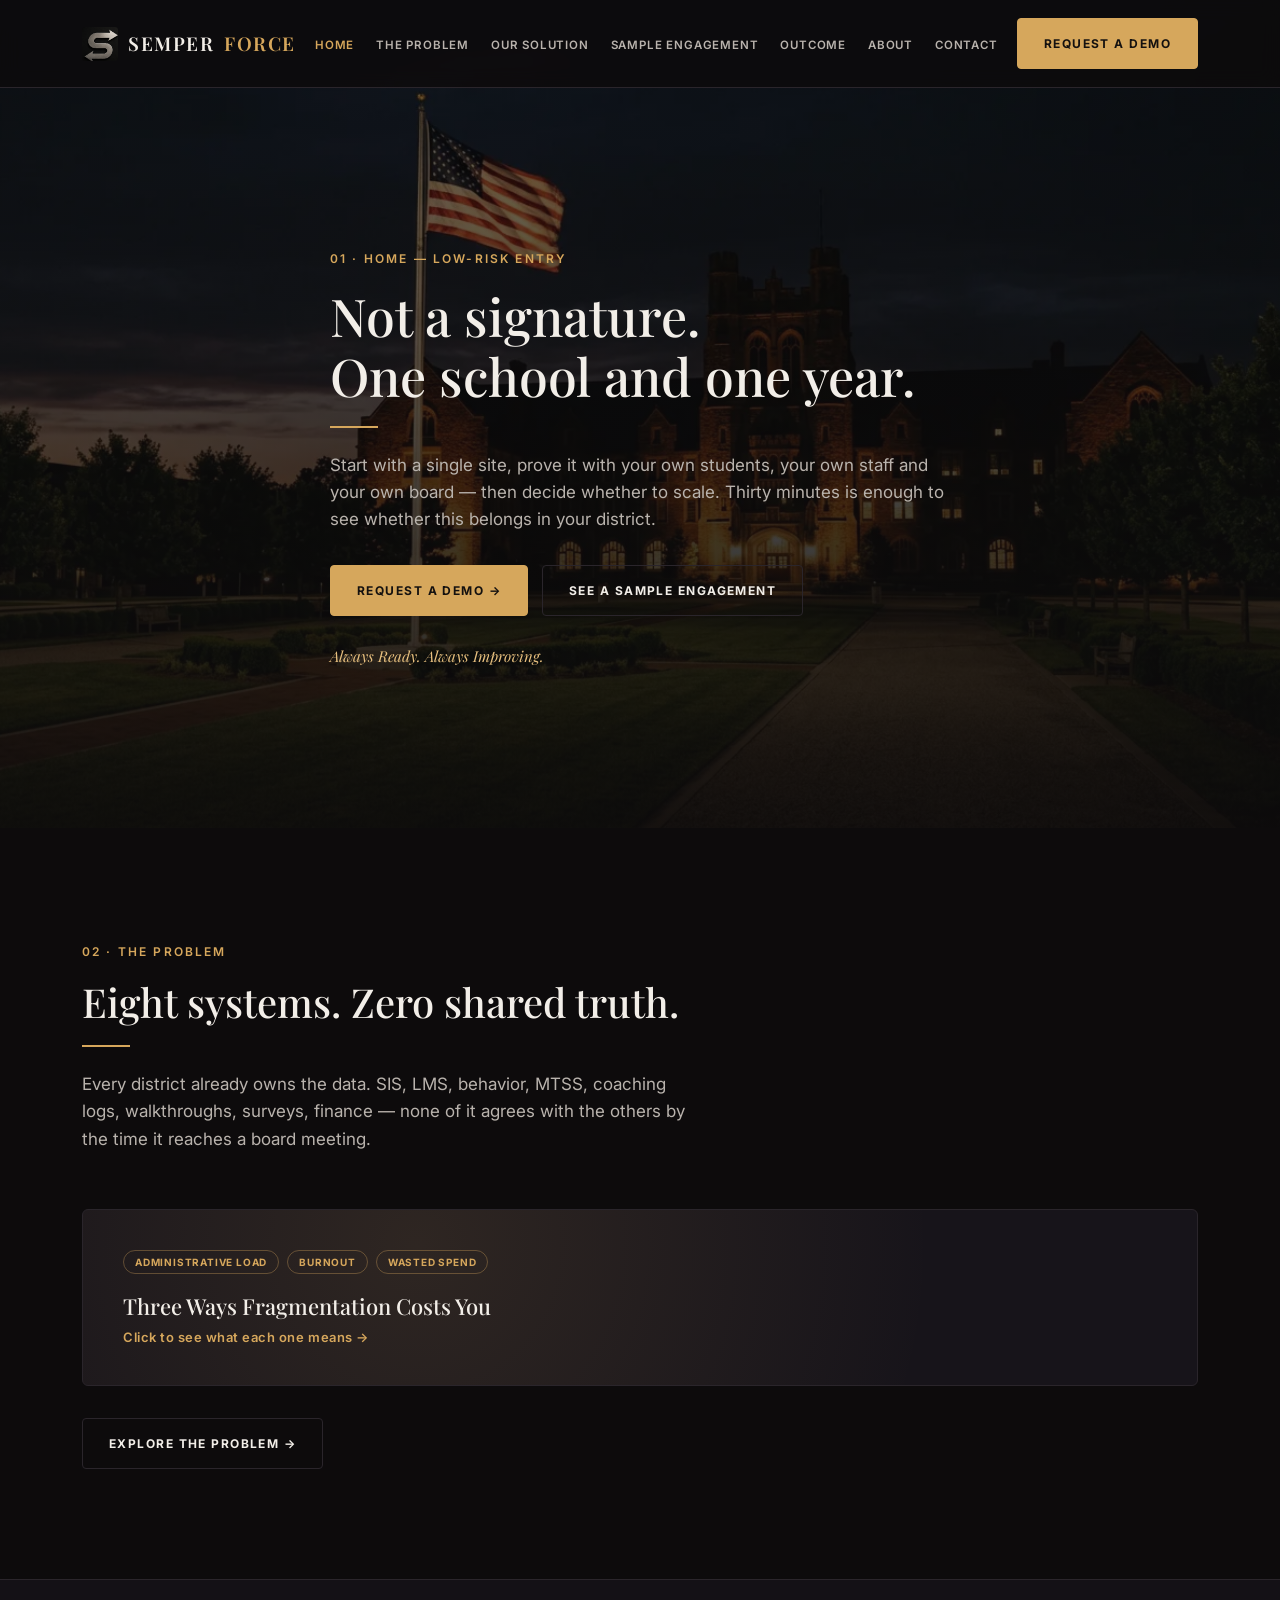
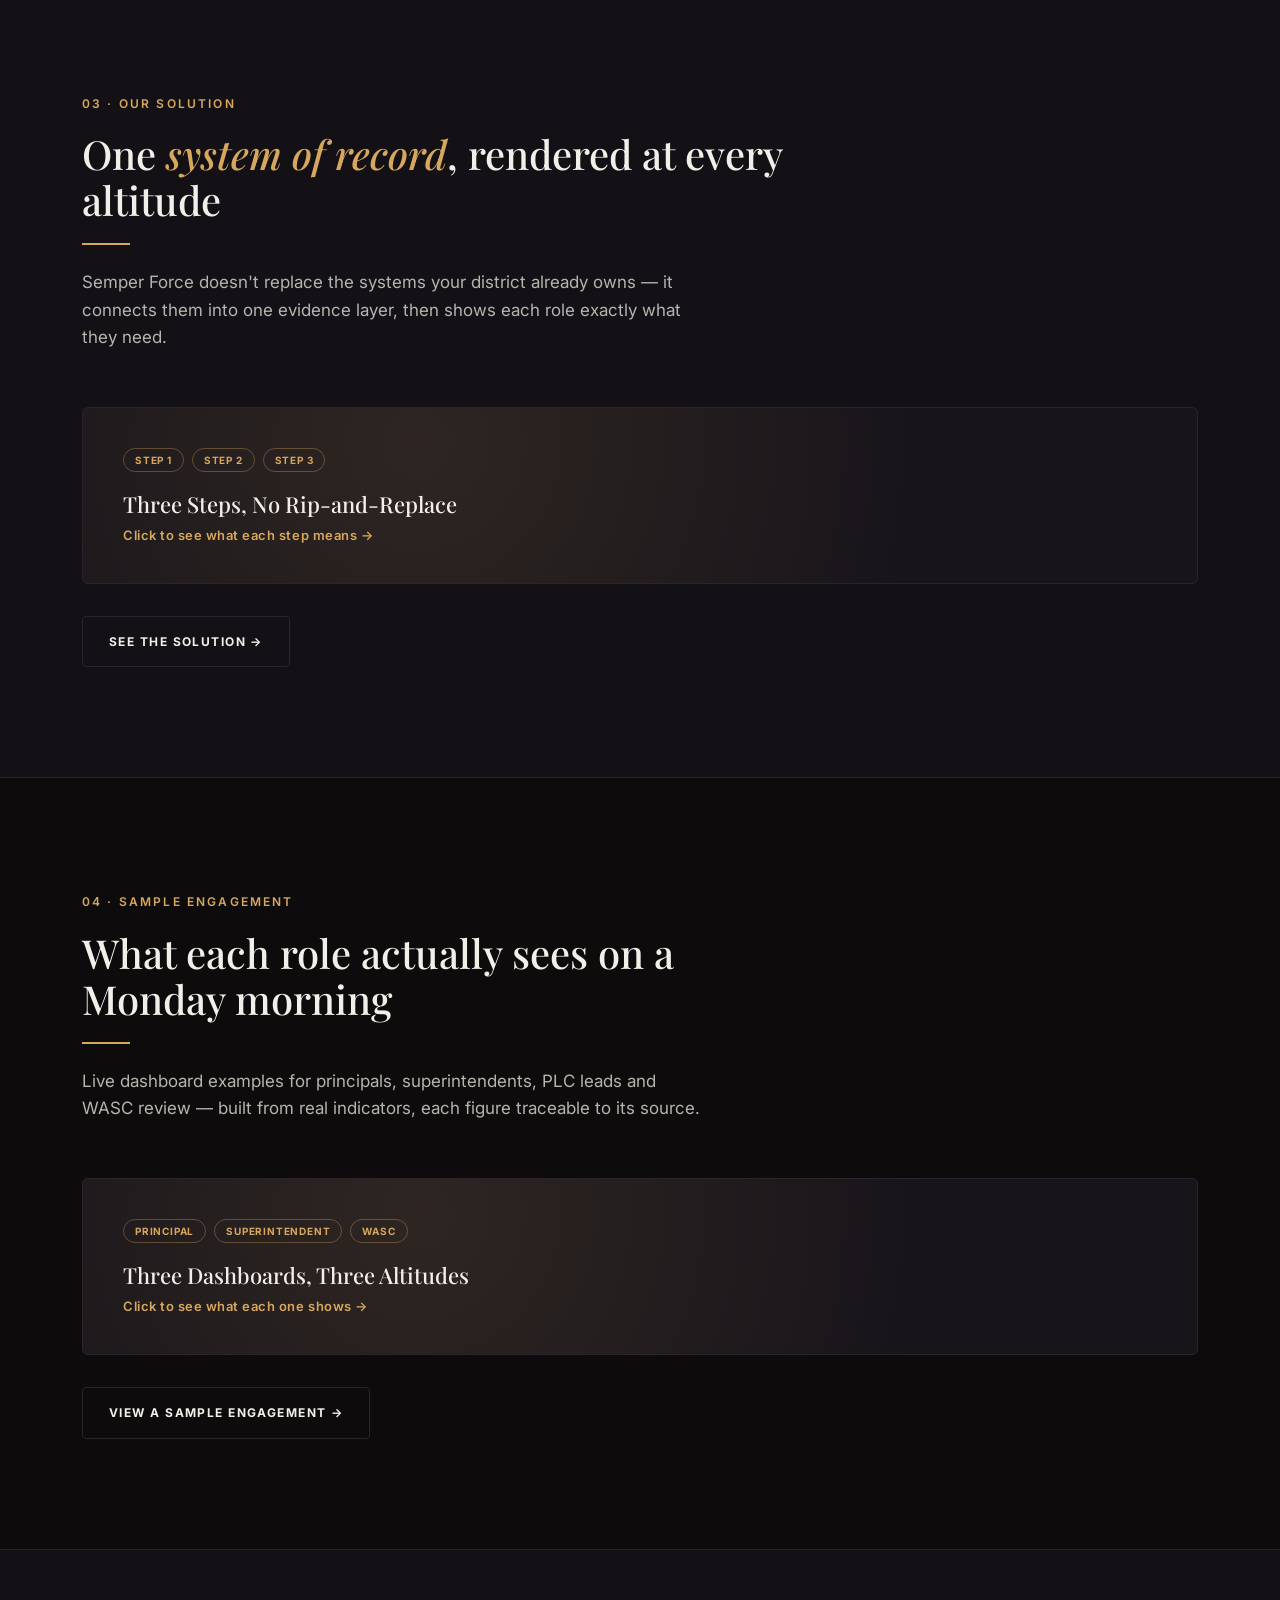
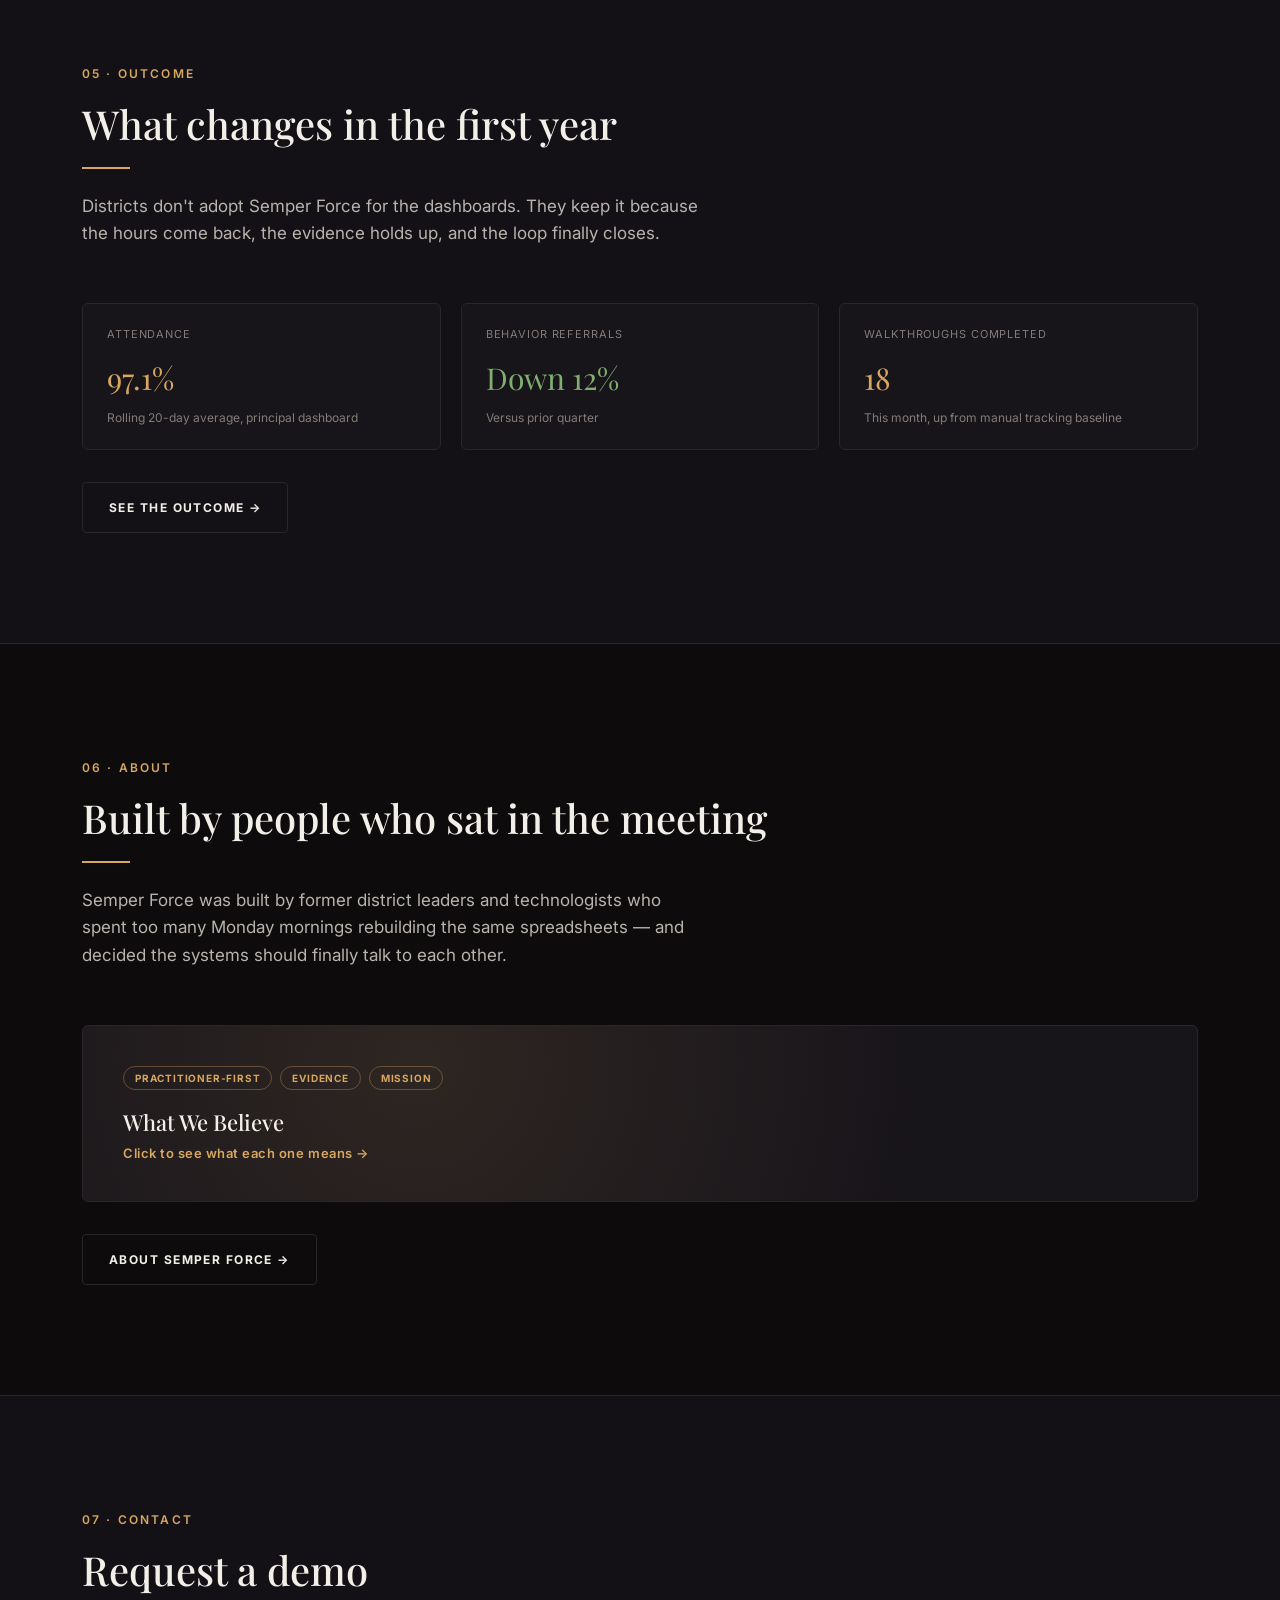
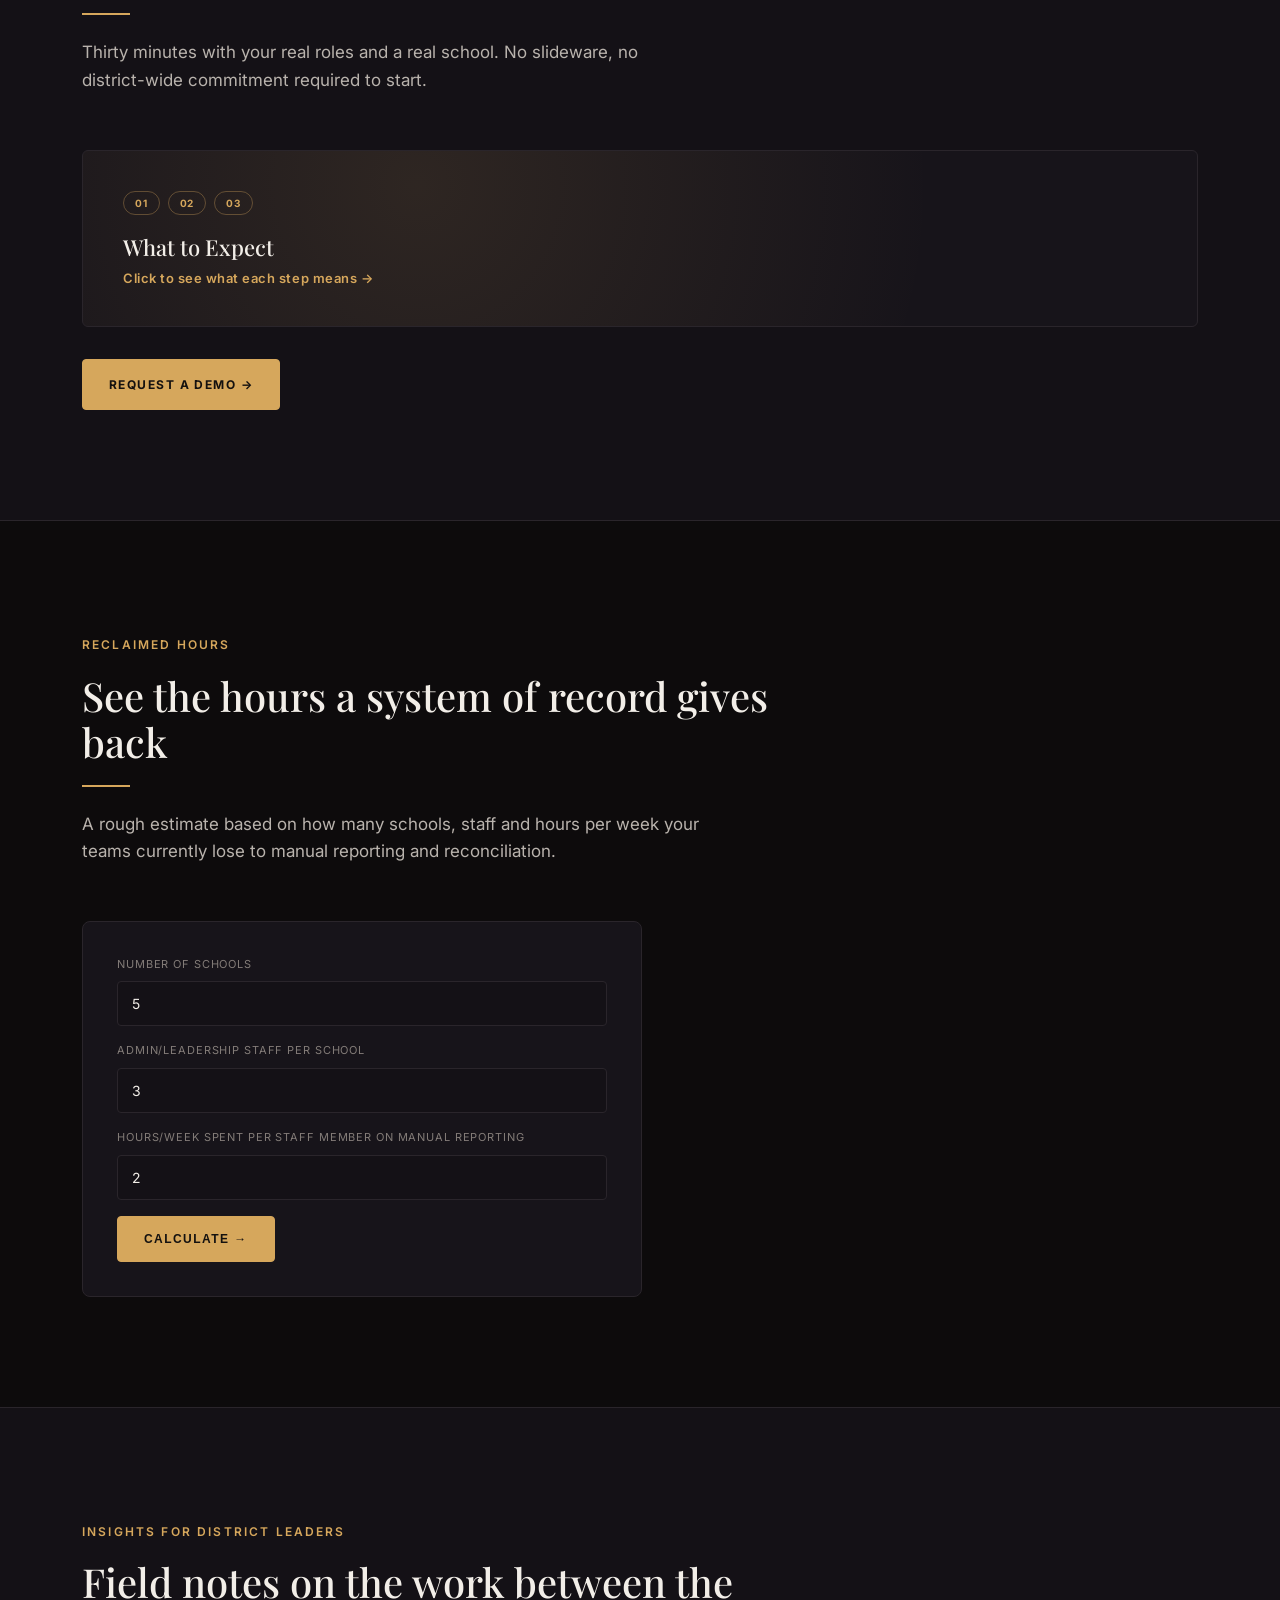
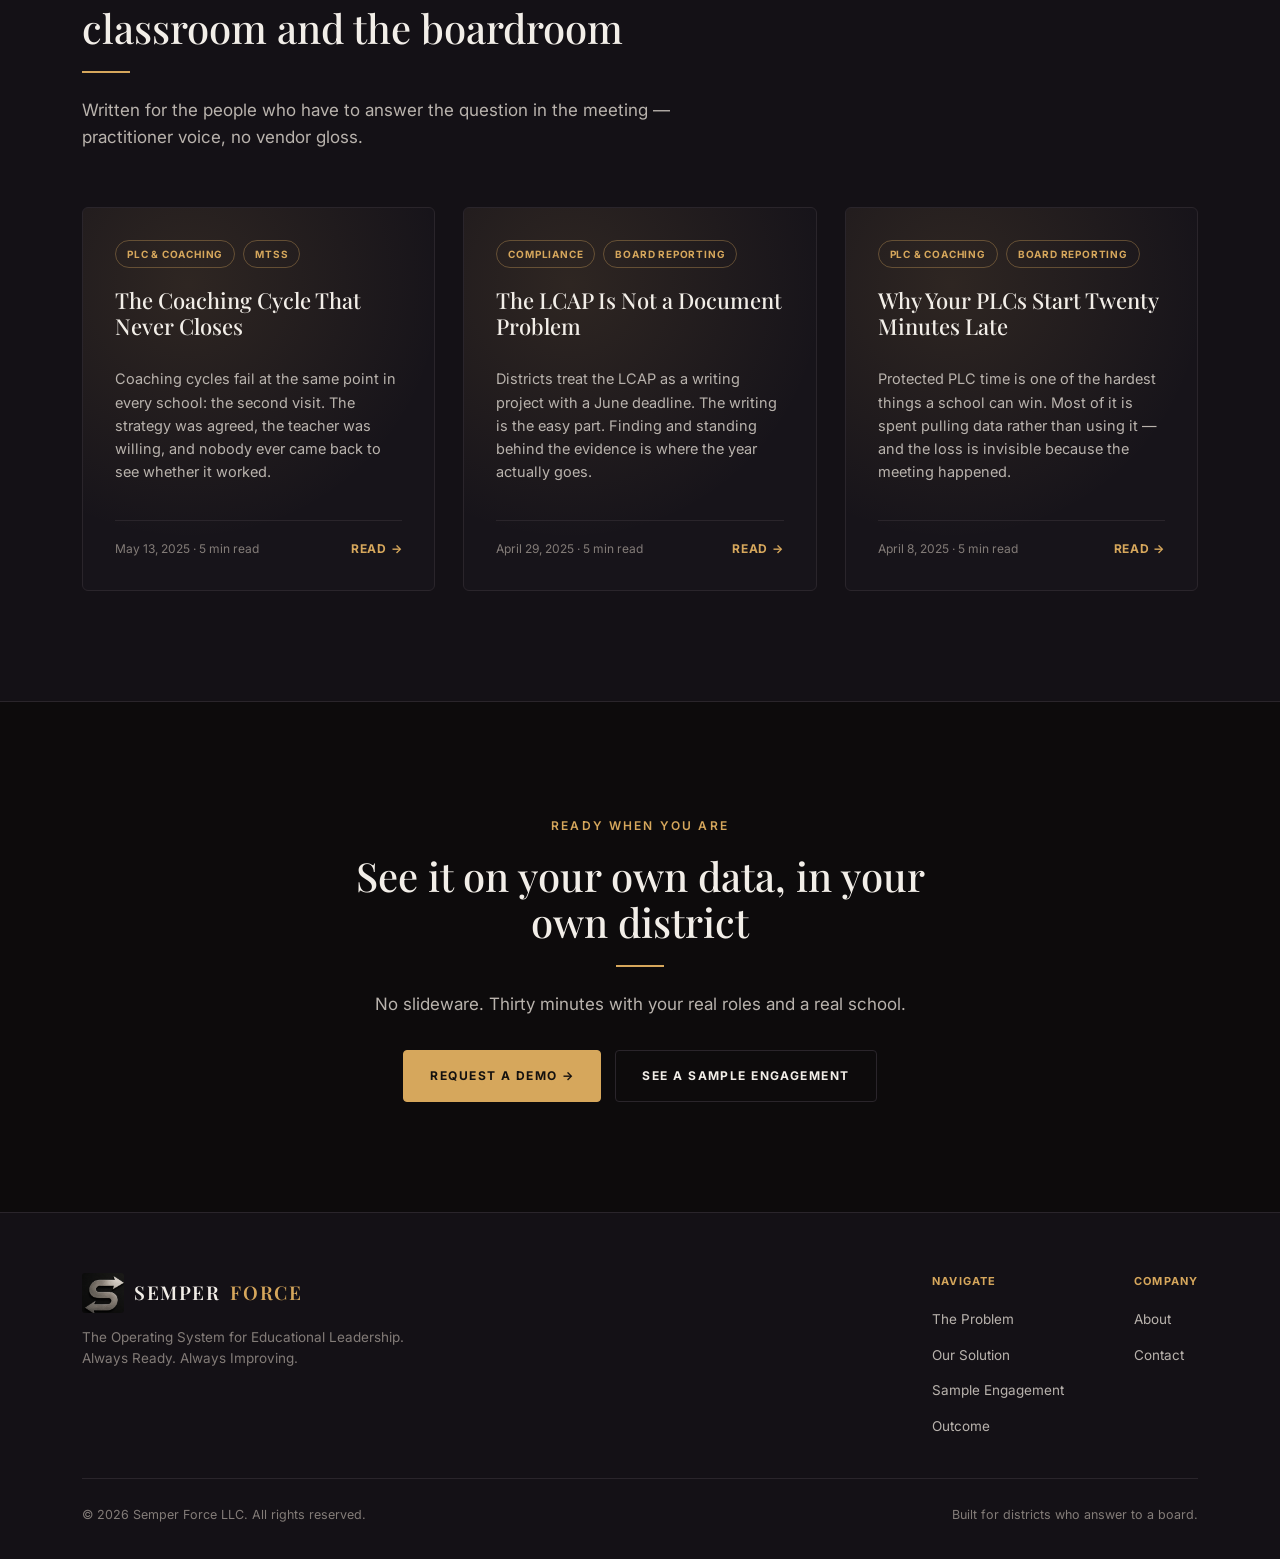
<file: index.html>
<!DOCTYPE html>
<html lang="en">
<head>
<meta charset="UTF-8">
<meta name="viewport" content="width=device-width, initial-scale=1.0">
<title>Semper Force | The Operating System for Educational Leadership</title>
<meta name="description" content="Semper Force connects the systems your district already owns into one evidence layer — from the classroom to the boardroom.">
<link rel="preconnect" href="https://fonts.googleapis.com">
<link href="https://fonts.googleapis.com/css2?family=Playfair+Display:wght@500;600;700&family=Inter:wght@400;500;600;700&display=swap" rel="stylesheet">
<link rel="stylesheet" href="assets/css/style.css?v=16">
</head>
<body>

<nav class="navbar">
  <div class="nav-inner">
    <a href="index.html" class="logo"><img src="assets/images/logo-icon.png" alt="Semper Force" class="logo-icon">SEMPER <span>FORCE</span></a>
    <ul class="nav-links">
      <li><a href="index.html">Home</a></li>
      <li><a href="problem.html">The Problem</a></li>
      <li><a href="solution.html">Our Solution</a></li>
      <li><a href="sample-engagement.html">Sample Engagement</a></li>
      <li><a href="outcome.html">Outcome</a></li>
      <li><a href="about.html">About</a></li>
      <li><a href="contact.html">Contact</a></li>
    </ul>
    <div class="nav-cta">
      <a href="contact.html" class="btn btn-primary">Request a Demo</a>
      <button class="nav-toggle" aria-label="Toggle menu">&#9776;</button>
    </div>
  </div>
</nav>

<header class="hero">
  <div class="hero-slideshow" id="hero-slideshow">
    <div class="hero-slide is-active" style="background-image:url('assets/images/hero-slide-1.webp')"></div>
    <div class="hero-slide" style="background-image:url('assets/images/hero-slide-2.webp')"></div>
    <div class="hero-slide" style="background-image:url('assets/images/hero-slide-3.webp')"></div>
    <div class="hero-slide" style="background-image:url('assets/images/hero-slide-4.webp')"></div>
    <div class="hero-slide" style="background-image:url('assets/images/hero-slide-5.webp')"></div>
  </div>
  <div class="container hero-content">
    <div class="eyebrow">01 &middot; Home &mdash; Low-Risk Entry</div>
    <h1>Not a signature.<br>One school and one year.</h1>
    <hr class="rule">
    <p class="lede">Start with a single site, prove it with your own students, your own staff and your own board — then decide whether to scale. Thirty minutes is enough to see whether this belongs in your district.</p>
    <div class="btn-row">
      <a href="contact.html" class="btn btn-primary">Request a Demo &rarr;</a>
      <a href="sample-engagement.html" class="btn btn-outline">See a Sample Engagement</a>
    </div>
    <p class="italic-tag">Always Ready. Always Improving.</p>
  </div>
</header>

<!-- ===== Section-by-section homepage overview, mirrors the nav order ===== -->

<!-- 2. The Problem -->
<section class="section" id="home-problem">
  <div class="container">
    <div class="section-head">
      <div class="eyebrow">02 &middot; The Problem</div>
      <h2>Eight systems. Zero shared truth.</h2>
      <hr class="rule">
      <p class="lede">Every district already owns the data. SIS, LMS, behavior, MTSS, coaching logs, walkthroughs, surveys, finance — none of it agrees with the others by the time it reaches a board meeting.</p>
    </div>
    <div class="merge-split" id="merge-problem">
      <button class="merged-card" aria-expanded="false">
        <span class="merged-tags">
          <span class="tag">Administrative Load</span><span class="tag">Burnout</span><span class="tag">Wasted Spend</span>
        </span>
        <h3>Three Ways Fragmentation Costs You</h3>
        <p class="merged-hint">Click to see what each one means &rarr;</p>
      </button>

      <div class="grid-3 split-cards">
        <div class="card compact-card" data-tag="Administrative Load" data-title="30% of a Principal's Time Goes to Admin Duties" data-text="According to the National Center for Education Statistics, U.S. principals in 2020–2021 spent an average of 30% of their time solely on internal administrative duties — compliance paperwork, scheduling, facilities and reporting — rather than instructional leadership. That's nearly a third of the role spent on tasks that don't involve a teacher, a student, or a classroom. Multiply that across a school year and it's months of a principal's time redirected away from the work the job actually exists to do.<br><br><a href='https://nces.ed.gov/surveys/ntps/estable/table/ntps/ntps2021_sflt05_a1s' target='_blank' rel='noopener' style='color:var(--gold);font-weight:600;'>NCES, 2020–2021 &rarr;</a>">
          <div class="tags"><span class="tag">Administrative Load</span></div>
          <h3>30% of a Principal's Time Goes to Admin Duties</h3>
          <span class="tap-hint">Tap to read &rarr;</span>
        </div>
        <div class="card compact-card" data-tag="Burnout" data-title="60-Hour Weeks, and Most Are Burning Out" data-text="Administrators can expect to work about 60 hours a week — and the toll shows. RAND's 2022 survey found that over 85% of principals reported feeling burned out and under high stress, and roughly a third of educational staff said they were considering leaving the profession entirely by the end of the school year. This isn't a seasonal rough patch; it's a structural workload problem, and it's pushing experienced leaders out of the schools that need them most.<br><br><a href='https://www.rand.org/content/dam/rand/pubs/research_reports/RRA1100/RRA1108-4/RAND_RRA1108-4.pdf' target='_blank' rel='noopener' style='color:var(--gold);font-weight:600;'>RAND Corporation, 2022 &rarr;</a>">
          <div class="tags"><span class="tag">Burnout</span></div>
          <h3>60-Hour Weeks, and Most Are Burning Out</h3>
          <span class="tap-hint">Tap to read &rarr;</span>
        </div>
        <div class="card compact-card" data-tag="Wasted Spend" data-title="Inefficiency Costs Districts Over $1M a Year" data-text="Fragmentation doesn't just cost time — it costs money. The least productive districts spend as much as $350 more per student on administration than the average district, according to the Center for American Progress. In a mid-sized district of 3,000 students, that gap alone is over one million dollars a year — spent reconciling systems and rebuilding reports, not reaching classrooms. That's a full-time teaching staff's worth of budget absorbed by administrative drag.<br><br><a href='https://www.americanprogress.org/article/return-on-educational-investment-findings/' target='_blank' rel='noopener' style='color:var(--gold);font-weight:600;'>Center for American Progress &rarr;</a>">
          <div class="tags"><span class="tag">Wasted Spend</span></div>
          <h3>Inefficiency Costs Districts Over $1M a Year</h3>
          <span class="tap-hint">Tap to read &rarr;</span>
        </div>
      </div>
      <button class="merge-back-btn">&larr; Combine into one</button>
    </div>
    <div class="btn-row">
      <a href="problem.html" class="btn btn-outline">Explore the Problem &rarr;</a>
    </div>
  </div>
</section>

<!-- 3. Our Solution -->
<section class="section section-alt" id="home-solution">
  <div class="container">
    <div class="section-head">
      <div class="eyebrow">03 &middot; Our Solution</div>
      <h2>One <span class="accent">system of record</span>, rendered at every altitude</h2>
      <hr class="rule">
      <p class="lede">Semper Force doesn't replace the systems your district already owns — it connects them into one evidence layer, then shows each role exactly what they need.</p>
    </div>
    <div class="merge-split" id="merge-solution">
      <button class="merged-card" aria-expanded="false">
        <span class="merged-tags">
          <span class="tag">Step 1</span><span class="tag">Step 2</span><span class="tag">Step 3</span>
        </span>
        <h3>Three Steps, No Rip-and-Replace</h3>
        <p class="merged-hint">Click to see what each step means &rarr;</p>
      </button>

      <div class="grid-3 split-cards">
        <div class="card compact-card" data-tag="Step 1" data-title="Connect What Already Exists" data-text="Semper Force is not a ninth system to maintain. It reads from the student information system, the LMS, behavior tracking, MTSS platforms, coaching logs, walkthrough tools, surveys and finance systems your district already runs — and it never overwrites them. Each source system stays exactly as authoritative as it is today; Semper Force simply gives every role a single place to see what they already own, without a single rip-and-replace migration.">
          <div class="tags"><span class="tag">Step 1</span></div>
          <h3>Connect What Already Exists</h3>
          <span class="tap-hint">Tap to read &rarr;</span>
        </div>
        <div class="card compact-card" data-tag="Step 2" data-title="Build One Evidence Layer" data-text="Every data point that enters Semper Force carries its provenance — the system it came from, the date it was recorded, and the record it traces back to. When a number shows up on a principal's dashboard or in a board report, it isn't just a figure to trust blindly; click it, and you see exactly where it originated. That means LCAP goals, WASC cycles and compliance questions are always audit-ready, because the evidence trail was built in from day one instead of reconstructed after the fact.">
          <div class="tags"><span class="tag">Step 2</span></div>
          <h3>Build One Evidence Layer</h3>
          <span class="tap-hint">Tap to read &rarr;</span>
        </div>
        <div class="card compact-card" data-tag="Step 3" data-title="Render by Role" data-text="The same underlying evidence layer looks completely different depending on who's looking at it — and that's the point. Teachers see their own coaching cycles and whether the follow-up visit happened. Principals see site-wide health: attendance, behavior, walkthroughs, intervention load. Superintendents see cabinet-level trends across every site in the district. Boards see the compliance evidence they're required to review. One system of record, rendered at the altitude each role actually operates at.">
          <div class="tags"><span class="tag">Step 3</span></div>
          <h3>Render by Role</h3>
          <span class="tap-hint">Tap to read &rarr;</span>
        </div>
      </div>
      <button class="merge-back-btn">&larr; Combine into one</button>
    </div>
    <div class="btn-row">
      <a href="solution.html" class="btn btn-outline">See the Solution &rarr;</a>
    </div>
  </div>
</section>

<!-- 4. Sample Engagement -->
<section class="section" id="home-sample-engagement">
  <div class="container">
    <div class="section-head">
      <div class="eyebrow">04 &middot; Sample Engagement</div>
      <h2>What each role actually sees on a Monday morning</h2>
      <hr class="rule">
      <p class="lede">Live dashboard examples for principals, superintendents, PLC leads and WASC review — built from real indicators, each figure traceable to its source.</p>
    </div>
    <div class="merge-split" id="merge-sample">
      <button class="merged-card" aria-expanded="false">
        <span class="merged-tags">
          <span class="tag">Principal</span><span class="tag">Superintendent</span><span class="tag">WASC</span>
        </span>
        <h3>Three Dashboards, Three Altitudes</h3>
        <p class="merged-hint">Click to see what each one shows &rarr;</p>
      </button>

      <div class="grid-3 split-cards">
        <div class="card compact-card" data-tag="Principal Dashboard" data-title="Site Leadership" data-text="Everything a principal gets asked about on a Monday morning is already assembled before the first meeting starts: a rolling 20-day attendance average, behavior referral trends versus the prior quarter, and completed walkthroughs for the month. No pulling three separate spreadsheets from three separate systems — the site-level picture is live, and every figure traces back to the record where it came from.">
          <div class="tags"><span class="tag">Principal Dashboard</span></div>
          <h3>Site Leadership</h3>
          <span class="tap-hint">Tap to read &rarr;</span>
        </div>
        <div class="card compact-card" data-tag="Superintendent Dashboard" data-title="Cabinet-Level View" data-text="Cabinet meetings need the cross-site picture, not fourteen separate principal reports. The Superintendent Dashboard rolls up district-wide attendance, flags which sites are falling below target and need cabinet attention, and tracks MTSS Tier 2/3 load trends year over year — so limited coaching and support capacity gets routed to where it will actually move the needle, instead of wherever the squeakiest wheel is that week.">
          <div class="tags"><span class="tag">Superintendent Dashboard</span></div>
          <h3>Cabinet-Level View</h3>
          <span class="tap-hint">Tap to read &rarr;</span>
        </div>
        <div class="card compact-card" data-tag="WASC Dashboard" data-title="Accreditation &amp; Compliance" data-text="Accreditation reviews usually mean weeks of scrambling for screenshots the month before the site visit. The WASC Dashboard flips that: evidence is organized continuously by accreditation focus area, action-plan progress against self-study goals is tracked in real time, and outstanding evidence requests are visible the moment they appear — not discovered during the review itself. By the time reviewers arrive, every standard is already mapped to live data.">
          <div class="tags"><span class="tag">WASC Dashboard</span></div>
          <h3>Accreditation &amp; Compliance</h3>
          <span class="tap-hint">Tap to read &rarr;</span>
        </div>
      </div>
      <button class="merge-back-btn">&larr; Combine into one</button>
    </div>
    <div class="btn-row">
      <a href="sample-engagement.html" class="btn btn-outline">View a Sample Engagement &rarr;</a>
    </div>
  </div>
</section>

<!-- 5. Outcome -->
<section class="section section-alt" id="home-outcome">
  <div class="container">
    <div class="section-head">
      <div class="eyebrow">05 &middot; Outcome</div>
      <h2>What changes in the first year</h2>
      <hr class="rule">
      <p class="lede">Districts don't adopt Semper Force for the dashboards. They keep it because the hours come back, the evidence holds up, and the loop finally closes.</p>
    </div>
    <div class="stat-grid">
      <div class="stat-box">
        <div class="stat-label">Attendance</div>
        <div class="stat-value">97.1%</div>
        <div class="stat-note">Rolling 20-day average, principal dashboard</div>
      </div>
      <div class="stat-box">
        <div class="stat-label">Behavior Referrals</div>
        <div class="stat-value up">Down 12%</div>
        <div class="stat-note">Versus prior quarter</div>
      </div>
      <div class="stat-box">
        <div class="stat-label">Walkthroughs Completed</div>
        <div class="stat-value">18</div>
        <div class="stat-note">This month, up from manual tracking baseline</div>
      </div>
    </div>
    <div class="btn-row">
      <a href="outcome.html" class="btn btn-outline">See the Outcome &rarr;</a>
    </div>
  </div>
</section>

<!-- 6. About -->
<section class="section" id="home-about">
  <div class="container">
    <div class="section-head">
      <div class="eyebrow">06 &middot; About</div>
      <h2>Built by people who sat in the meeting</h2>
      <hr class="rule">
      <p class="lede">Semper Force was built by former district leaders and technologists who spent too many Monday mornings rebuilding the same spreadsheets — and decided the systems should finally talk to each other.</p>
    </div>
    <div class="merge-split" id="merge-about">
      <button class="merged-card" aria-expanded="false">
        <span class="merged-tags">
          <span class="tag">Practitioner-First</span><span class="tag">Evidence</span><span class="tag">Mission</span>
        </span>
        <h3>What We Believe</h3>
        <p class="merged-hint">Click to see what each one means &rarr;</p>
      </button>

      <div class="grid-3 split-cards">
        <div class="card compact-card" data-tag="Practitioner-First" data-title="Shaped by People Who Ran a School" data-text="Semper Force did not begin in a software company. It began in a school office, in the hours after the last bell, with a leader doing documentation instead of the work they were actually hired to do. Every feature on the platform is shaped by people who have sat in that chair — former principals, district administrators and the technologists who worked alongside them — not by a product team guessing what a school office needs.">
          <div class="tags"><span class="tag">Practitioner-First</span></div>
          <h3>Shaped by People Who Ran a School</h3>
          <span class="tap-hint">Tap to read &rarr;</span>
        </div>
        <div class="card compact-card" data-tag="Evidence" data-title="Evidence Over Dashboards" data-text="Plenty of platforms will show you a pretty chart. Few will tell you where the number inside it came from — and that's the difference that matters when a board member, auditor or reviewer asks &lsquo;how do you know?&rsquo; A dashboard number without provenance is just decoration. Every figure in Semper Force is clickable back to the system and record it originated from, which means the evidence holds up under scrutiny, not just in a slide deck.">
          <div class="tags"><span class="tag">Evidence</span></div>
          <h3>Evidence Over Dashboards</h3>
          <span class="tap-hint">Tap to read &rarr;</span>
        </div>
        <div class="card compact-card" data-tag="Mission" data-title="The Operating System for Educational Leadership" data-text="We exist so that the people accountable for outcomes — teachers, principals, superintendents and boards — spend their time acting on evidence instead of assembling it. Every hour spent reconciling spreadsheets is an hour not spent coaching a teacher, supporting a struggling student, or making a decision the board actually needed. That reallocation of time, not another dashboard, is the entire point of the platform.">
          <div class="tags"><span class="tag">Mission</span></div>
          <h3>The Operating System for Educational Leadership</h3>
          <span class="tap-hint">Tap to read &rarr;</span>
        </div>
      </div>
      <button class="merge-back-btn">&larr; Combine into one</button>
    </div>
    <div class="btn-row">
      <a href="about.html" class="btn btn-outline">About Semper Force &rarr;</a>
    </div>
  </div>
</section>

<!-- 7. Contact -->
<section class="section section-alt" id="home-contact">
  <div class="container">
    <div class="section-head">
      <div class="eyebrow">07 &middot; Contact</div>
      <h2>Request a demo</h2>
      <hr class="rule">
      <p class="lede">Thirty minutes with your real roles and a real school. No slideware, no district-wide commitment required to start.</p>
    </div>
    <div class="merge-split" id="merge-contact">
      <button class="merged-card" aria-expanded="false">
        <span class="merged-tags">
          <span class="tag">01</span><span class="tag">02</span><span class="tag">03</span>
        </span>
        <h3>What to Expect</h3>
        <p class="merged-hint">Click to see what each step means &rarr;</p>
      </button>

      <div class="grid-3 split-cards">
        <div class="card compact-card" data-tag="01" data-title="Working Walkthrough" data-text="No slideware, no generic sales demo. Thirty minutes with a working walkthrough of the actual platform, built around indicators relevant to your specific role — whether that's a principal's site dashboard, a superintendent's cabinet view, or the evidence a board member needs to see. You leave knowing exactly what this would look like in your own district, not a hypothetical.">
          <div class="tags"><span class="tag">01</span></div>
          <h3>Working Walkthrough</h3>
          <span class="tap-hint">Tap to read &rarr;</span>
        </div>
        <div class="card compact-card" data-tag="02" data-title="Pick a Starting School" data-text="No district-wide rollout is required to start. Instead, we talk through which single school makes the most sense as a proof point — usually a site with a leader willing to try something new and a clear pain point Semper Force can address quickly. Starting small means the pilot can prove itself on real data before anyone has to make a bigger commitment.">
          <div class="tags"><span class="tag">02</span></div>
          <h3>Pick a Starting School</h3>
          <span class="tap-hint">Tap to read &rarr;</span>
        </div>
        <div class="card compact-card" data-tag="03" data-title="Low-Risk Path Forward" data-text="Not a signature — a one-school, one-year pilot. Prove it with your own students, your own staff and your own board before any decision about scaling district-wide ever comes up. If it doesn't earn its place in your district after a year of real use, there's no larger contract to walk away from. The low-risk entry point is deliberate, not a sales tactic.">
          <div class="tags"><span class="tag">03</span></div>
          <h3>Low-Risk Path Forward</h3>
          <span class="tap-hint">Tap to read &rarr;</span>
        </div>
      </div>
      <button class="merge-back-btn">&larr; Combine into one</button>
    </div>
    <div class="btn-row">
      <a href="contact.html" class="btn btn-primary">Request a Demo &rarr;</a>
    </div>
  </div>
</section>

<section class="section" id="calculator">
  <div class="container">
    <div class="section-head">
      <div class="eyebrow">Reclaimed Hours</div>
      <h2>See the hours a system of record gives back</h2>
      <hr class="rule">
      <p class="lede">A rough estimate based on how many schools, staff and hours per week your teams currently lose to manual reporting and reconciliation.</p>
    </div>

    <form class="contact-form" id="reclaim-calc" style="max-width:560px;">
      <div class="form-row">
        <label for="calc-schools">Number of schools</label>
        <input type="number" id="calc-schools" min="1" value="5" required>
      </div>
      <div class="form-row">
        <label for="calc-staff">Admin/leadership staff per school</label>
        <input type="number" id="calc-staff" min="1" value="3" required>
      </div>
      <div class="form-row">
        <label for="calc-hours">Hours/week spent per staff member on manual reporting</label>
        <input type="number" id="calc-hours" min="0" step="0.5" value="2" required>
      </div>
      <button type="submit" class="btn btn-primary" style="justify-self:start;">Calculate &rarr;</button>
      <div id="calc-result-wrap" style="display:none;">
        <div class="stat-box">
          <div class="stat-label">Estimated Annual Impact</div>
          <div class="stat-value up" id="calc-result">—</div>
        </div>
      </div>
    </form>
  </div>
</section>

<section class="section section-alt">
  <div class="container">
    <div class="section-head">
      <div class="eyebrow">Insights for District Leaders</div>
      <h2>Field notes on the work between the classroom and the boardroom</h2>
      <hr class="rule">
      <p class="lede">Written for the people who have to answer the question in the meeting — practitioner voice, no vendor gloss.</p>
    </div>

    <div class="grid-3">
      <div class="card">
        <div class="tags"><span class="tag">PLC &amp; Coaching</span><span class="tag">MTSS</span></div>
        <h3>The Coaching Cycle That Never Closes</h3>
        <p>Coaching cycles fail at the same point in every school: the second visit. The strategy was agreed, the teacher was willing, and nobody ever came back to see whether it worked.</p>
        <div class="card-foot"><span>May 13, 2025 &middot; 5 min read</span><span class="read">Read &rarr;</span></div>
      </div>
      <div class="card">
        <div class="tags"><span class="tag">Compliance</span><span class="tag">Board Reporting</span></div>
        <h3>The LCAP Is Not a Document Problem</h3>
        <p>Districts treat the LCAP as a writing project with a June deadline. The writing is the easy part. Finding and standing behind the evidence is where the year actually goes.</p>
        <div class="card-foot"><span>April 29, 2025 &middot; 5 min read</span><span class="read">Read &rarr;</span></div>
      </div>
      <div class="card">
        <div class="tags"><span class="tag">PLC &amp; Coaching</span><span class="tag">Board Reporting</span></div>
        <h3>Why Your PLCs Start Twenty Minutes Late</h3>
        <p>Protected PLC time is one of the hardest things a school can win. Most of it is spent pulling data rather than using it — and the loss is invisible because the meeting happened.</p>
        <div class="card-foot"><span>April 8, 2025 &middot; 5 min read</span><span class="read">Read &rarr;</span></div>
      </div>
    </div>
  </div>
</section>

<section class="section">
  <div class="container center" style="max-width:640px;">
    <div class="eyebrow">Ready When You Are</div>
    <h2>See it on your own data, in your own district</h2>
    <hr class="rule" style="margin-left:auto;margin-right:auto;">
    <p class="lede center">No slideware. Thirty minutes with your real roles and a real school.</p>
    <div class="btn-row" style="justify-content:center;">
      <a href="contact.html" class="btn btn-primary">Request a Demo &rarr;</a>
      <a href="sample-engagement.html" class="btn btn-outline">See a Sample Engagement</a>
    </div>
  </div>
</section>

<footer>
  <div class="container">
    <div class="footer-top">
      <div>
        <a href="index.html" class="logo"><img src="assets/images/logo-icon.png" alt="Semper Force" class="logo-icon">SEMPER <span>FORCE</span></a>
        <p class="footer-tag">The Operating System for Educational Leadership. Always Ready. Always Improving.</p>
      </div>
      <div class="footer-cols">
        <div class="footer-col">
          <h4>Navigate</h4>
          <ul>
            <li><a href="problem.html">The Problem</a></li>
            <li><a href="solution.html">Our Solution</a></li>
            <li><a href="sample-engagement.html">Sample Engagement</a></li>
            <li><a href="outcome.html">Outcome</a></li>
          </ul>
        </div>
        <div class="footer-col">
          <h4>Company</h4>
          <ul>
            <li><a href="about.html">About</a></li>
            <li><a href="contact.html">Contact</a></li>
          </ul>
        </div>
      </div>
    </div>
    <div class="footer-bottom">
      <span>&copy; 2026 Semper Force LLC. All rights reserved.</span>
      <span>Built for districts who answer to a board.</span>
    </div>
  </div>
</footer>

<div class="card-modal-overlay" id="card-modal-overlay">
  <div class="card-modal">
    <button class="card-modal-close" id="card-modal-close" aria-label="Close">&times;</button>
    <div class="tags"><span class="tag" id="card-modal-tag"></span></div>
    <h3 id="card-modal-title"></h3>
    <p id="card-modal-text"></p>
  </div>
</div>

<script src="assets/js/main.js?v=8"></script>
</body>
</html>
</file>
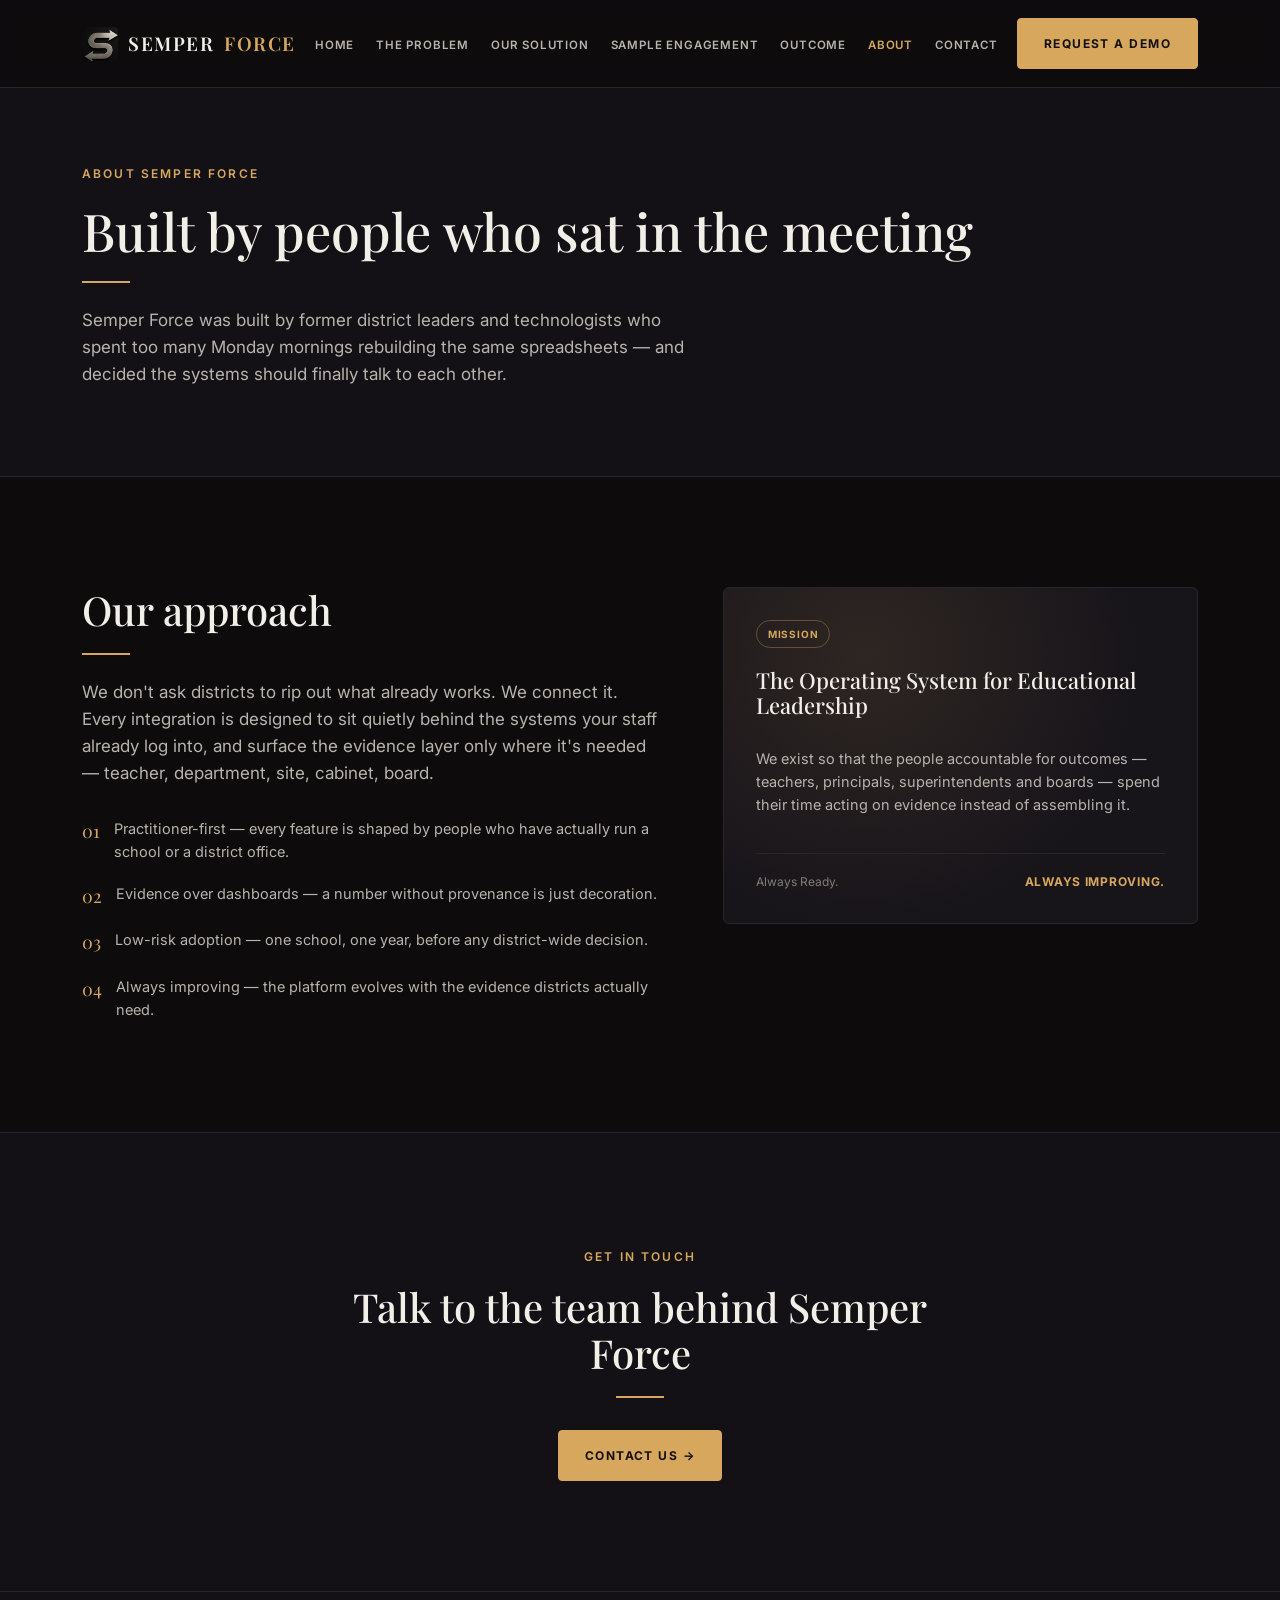
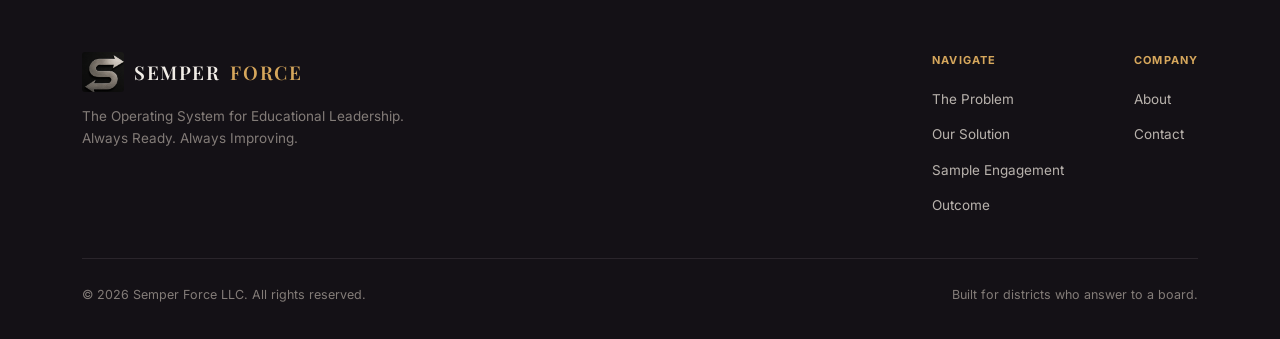
<file: about.html>
<!DOCTYPE html>
<html lang="en">
<head>
<meta charset="UTF-8">
<meta name="viewport" content="width=device-width, initial-scale=1.0">
<title>About | Semper Force</title>
<link rel="preconnect" href="https://fonts.googleapis.com">
<link href="https://fonts.googleapis.com/css2?family=Playfair+Display:wght@500;600;700&family=Inter:wght@400;500;600;700&display=swap" rel="stylesheet">
<link rel="stylesheet" href="assets/css/style.css?v=15">
</head>
<body>

<nav class="navbar">
  <div class="nav-inner">
    <a href="index.html" class="logo"><img src="assets/images/logo-icon.png" alt="Semper Force" class="logo-icon">SEMPER <span>FORCE</span></a>
    <ul class="nav-links">
      <li><a href="index.html">Home</a></li>
      <li><a href="problem.html">The Problem</a></li>
      <li><a href="solution.html">Our Solution</a></li>
      <li><a href="sample-engagement.html">Sample Engagement</a></li>
      <li><a href="outcome.html">Outcome</a></li>
      <li><a href="about.html">About</a></li>
      <li><a href="contact.html">Contact</a></li>
    </ul>
    <div class="nav-cta">
      <a href="contact.html" class="btn btn-primary">Request a Demo</a>
      <button class="nav-toggle" aria-label="Toggle menu">&#9776;</button>
    </div>
  </div>
</nav>

<header class="page-hero">
  <div class="container">
    <div class="eyebrow">About Semper Force</div>
    <h1>Built by people who sat in the meeting</h1>
    <hr class="rule">
    <p class="lede">Semper Force was built by former district leaders and technologists who spent too many Monday mornings rebuilding the same spreadsheets — and decided the systems should finally talk to each other.</p>
  </div>
</header>

<section class="section">
  <div class="container about-grid">
    <div>
      <h2>Our approach</h2>
      <hr class="rule">
      <p class="lede mt-0">We don't ask districts to rip out what already works. We connect it. Every integration is designed to sit quietly behind the systems your staff already log into, and surface the evidence layer only where it's needed — teacher, department, site, cabinet, board.</p>
      <ul class="value-list">
        <li><span class="num">01</span> Practitioner-first — every feature is shaped by people who have actually run a school or a district office.</li>
        <li><span class="num">02</span> Evidence over dashboards — a number without provenance is just decoration.</li>
        <li><span class="num">03</span> Low-risk adoption — one school, one year, before any district-wide decision.</li>
        <li><span class="num">04</span> Always improving — the platform evolves with the evidence districts actually need.</li>
      </ul>
    </div>
    <div class="card">
      <div class="tags"><span class="tag">Mission</span></div>
      <h3>The Operating System for Educational Leadership</h3>
      <p>We exist so that the people accountable for outcomes — teachers, principals, superintendents and boards — spend their time acting on evidence instead of assembling it.</p>
      <div class="card-foot"><span>Always Ready.</span><span class="read">Always Improving.</span></div>
    </div>
  </div>
</section>

<section class="section section-alt">
  <div class="container center" style="max-width:640px;">
    <div class="eyebrow">Get in Touch</div>
    <h2>Talk to the team behind Semper Force</h2>
    <hr class="rule" style="margin-left:auto;margin-right:auto;">
    <div class="btn-row" style="justify-content:center;">
      <a href="contact.html" class="btn btn-primary">Contact Us &rarr;</a>
    </div>
  </div>
</section>

<footer>
  <div class="container">
    <div class="footer-top">
      <div>
        <a href="index.html" class="logo"><img src="assets/images/logo-icon.png" alt="Semper Force" class="logo-icon">SEMPER <span>FORCE</span></a>
        <p class="footer-tag">The Operating System for Educational Leadership. Always Ready. Always Improving.</p>
      </div>
      <div class="footer-cols">
        <div class="footer-col">
          <h4>Navigate</h4>
          <ul>
            <li><a href="problem.html">The Problem</a></li>
            <li><a href="solution.html">Our Solution</a></li>
            <li><a href="sample-engagement.html">Sample Engagement</a></li>
            <li><a href="outcome.html">Outcome</a></li>
          </ul>
        </div>
        <div class="footer-col">
          <h4>Company</h4>
          <ul>
            <li><a href="about.html">About</a></li>
            <li><a href="contact.html">Contact</a></li>
          </ul>
        </div>
      </div>
    </div>
    <div class="footer-bottom">
      <span>&copy; 2026 Semper Force LLC. All rights reserved.</span>
      <span>Built for districts who answer to a board.</span>
    </div>
  </div>
</footer>

<script src="assets/js/main.js?v=6"></script>
</body>
</html>
</file>
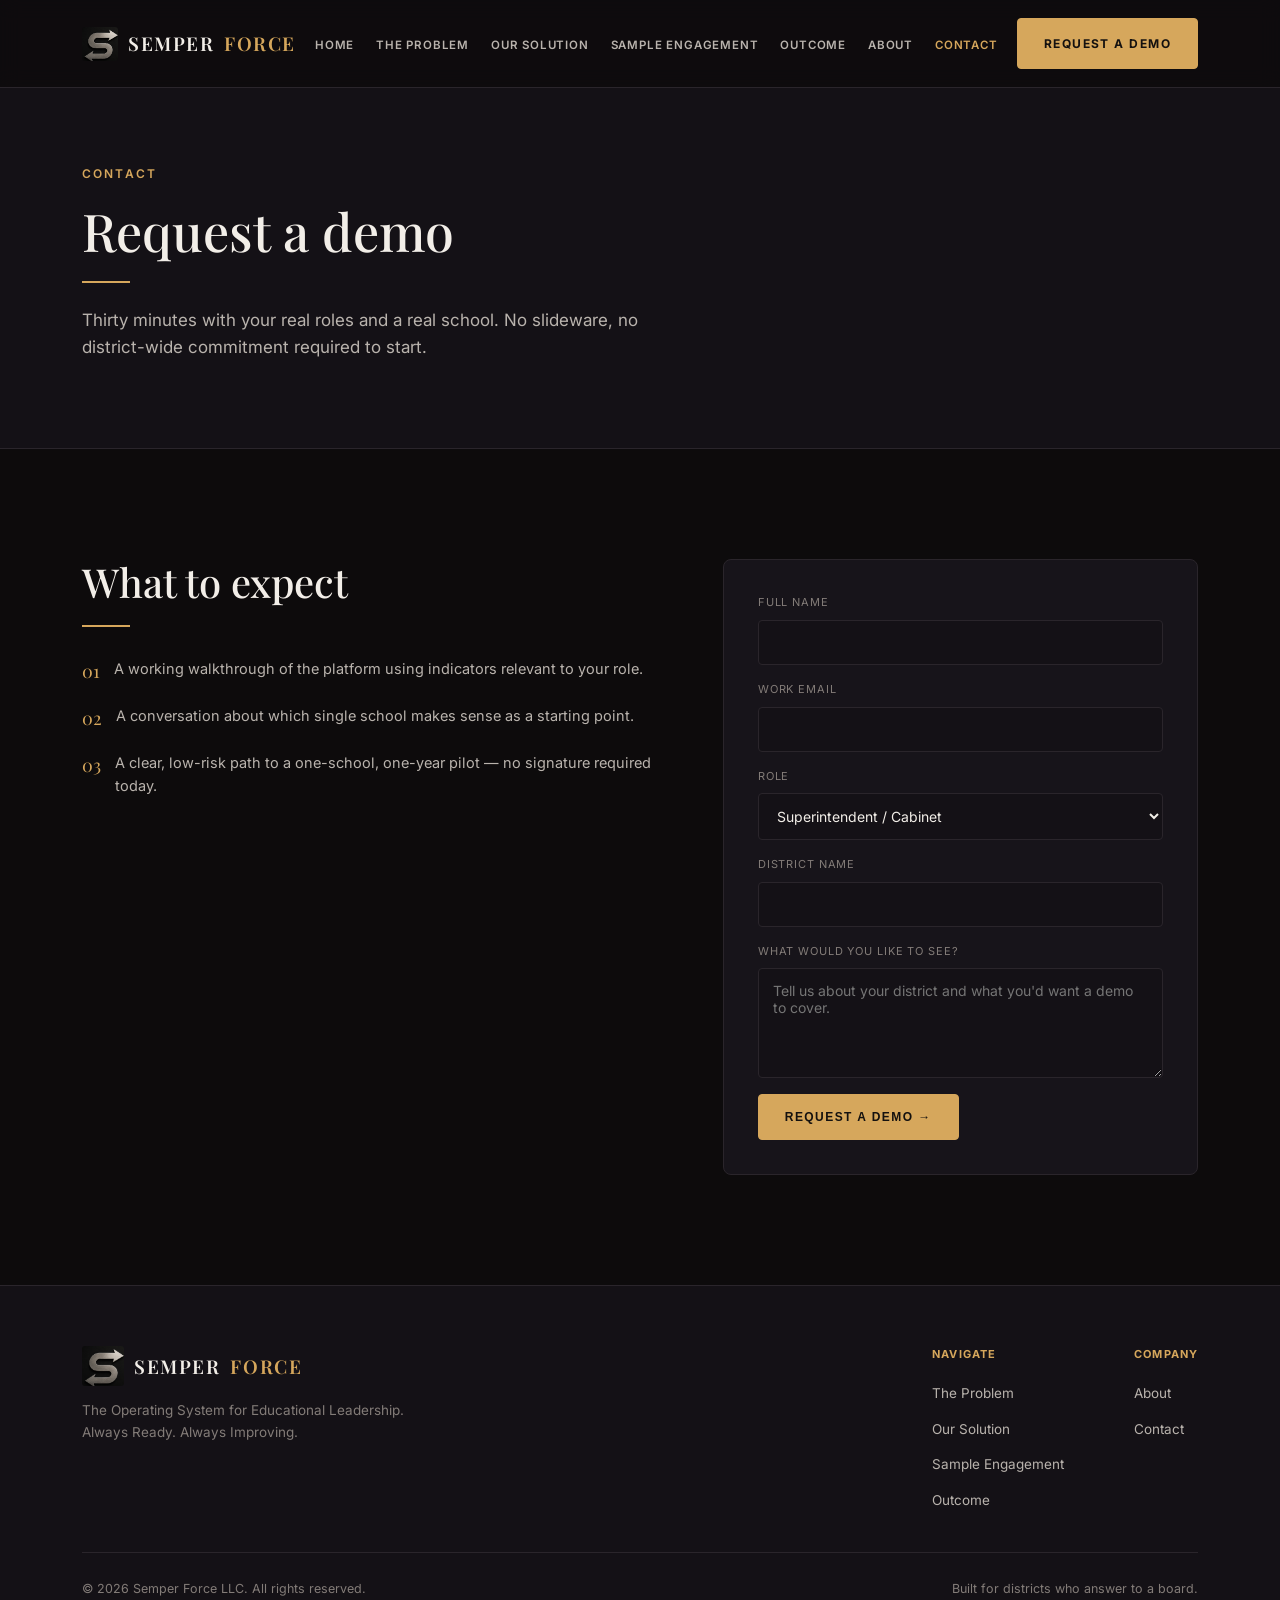
<file: contact.html>
<!DOCTYPE html>
<html lang="en">
<head>
<meta charset="UTF-8">
<meta name="viewport" content="width=device-width, initial-scale=1.0">
<title>Contact | Semper Force</title>
<link rel="preconnect" href="https://fonts.googleapis.com">
<link href="https://fonts.googleapis.com/css2?family=Playfair+Display:wght@500;600;700&family=Inter:wght@400;500;600;700&display=swap" rel="stylesheet">
<link rel="stylesheet" href="assets/css/style.css?v=15">
</head>
<body>

<nav class="navbar">
  <div class="nav-inner">
    <a href="index.html" class="logo"><img src="assets/images/logo-icon.png" alt="Semper Force" class="logo-icon">SEMPER <span>FORCE</span></a>
    <ul class="nav-links">
      <li><a href="index.html">Home</a></li>
      <li><a href="problem.html">The Problem</a></li>
      <li><a href="solution.html">Our Solution</a></li>
      <li><a href="sample-engagement.html">Sample Engagement</a></li>
      <li><a href="outcome.html">Outcome</a></li>
      <li><a href="about.html">About</a></li>
      <li><a href="contact.html">Contact</a></li>
    </ul>
    <div class="nav-cta">
      <a href="contact.html" class="btn btn-primary">Request a Demo</a>
      <button class="nav-toggle" aria-label="Toggle menu">&#9776;</button>
    </div>
  </div>
</nav>

<header class="page-hero">
  <div class="container">
    <div class="eyebrow">Contact</div>
    <h1>Request a demo</h1>
    <hr class="rule">
    <p class="lede">Thirty minutes with your real roles and a real school. No slideware, no district-wide commitment required to start.</p>
  </div>
</header>

<section class="section">
  <div class="container about-grid">
    <div>
      <h2>What to expect</h2>
      <hr class="rule">
      <ul class="value-list">
        <li><span class="num">01</span> A working walkthrough of the platform using indicators relevant to your role.</li>
        <li><span class="num">02</span> A conversation about which single school makes sense as a starting point.</li>
        <li><span class="num">03</span> A clear, low-risk path to a one-school, one-year pilot — no signature required today.</li>
      </ul>
    </div>

    <form class="contact-form" id="contact-form">
      <div class="form-row">
        <label for="name">Full name</label>
        <input type="text" id="name" required>
      </div>
      <div class="form-row">
        <label for="email">Work email</label>
        <input type="email" id="email" required>
      </div>
      <div class="form-row">
        <label for="role">Role</label>
        <select id="role">
          <option>Superintendent / Cabinet</option>
          <option>Principal / Site Leader</option>
          <option>Instructional Coach / PLC Lead</option>
          <option>Board Member</option>
          <option>Other</option>
        </select>
      </div>
      <div class="form-row">
        <label for="district">District name</label>
        <input type="text" id="district">
      </div>
      <div class="form-row">
        <label for="message">What would you like to see?</label>
        <textarea id="message" placeholder="Tell us about your district and what you'd want a demo to cover."></textarea>
      </div>
      <button type="submit" class="btn btn-primary" style="justify-self:start;">Request a Demo &rarr;</button>
      <p class="form-note" id="contact-success" style="display:none;color:var(--up);">Thanks — we'll be in touch within one business day.</p>
    </form>
  </div>
</section>

<footer>
  <div class="container">
    <div class="footer-top">
      <div>
        <a href="index.html" class="logo"><img src="assets/images/logo-icon.png" alt="Semper Force" class="logo-icon">SEMPER <span>FORCE</span></a>
        <p class="footer-tag">The Operating System for Educational Leadership. Always Ready. Always Improving.</p>
      </div>
      <div class="footer-cols">
        <div class="footer-col">
          <h4>Navigate</h4>
          <ul>
            <li><a href="problem.html">The Problem</a></li>
            <li><a href="solution.html">Our Solution</a></li>
            <li><a href="sample-engagement.html">Sample Engagement</a></li>
            <li><a href="outcome.html">Outcome</a></li>
          </ul>
        </div>
        <div class="footer-col">
          <h4>Company</h4>
          <ul>
            <li><a href="about.html">About</a></li>
            <li><a href="contact.html">Contact</a></li>
          </ul>
        </div>
      </div>
    </div>
    <div class="footer-bottom">
      <span>&copy; 2026 Semper Force LLC. All rights reserved.</span>
      <span>Built for districts who answer to a board.</span>
    </div>
  </div>
</footer>

<script src="assets/js/main.js?v=6"></script>
</body>
</html>
</file>
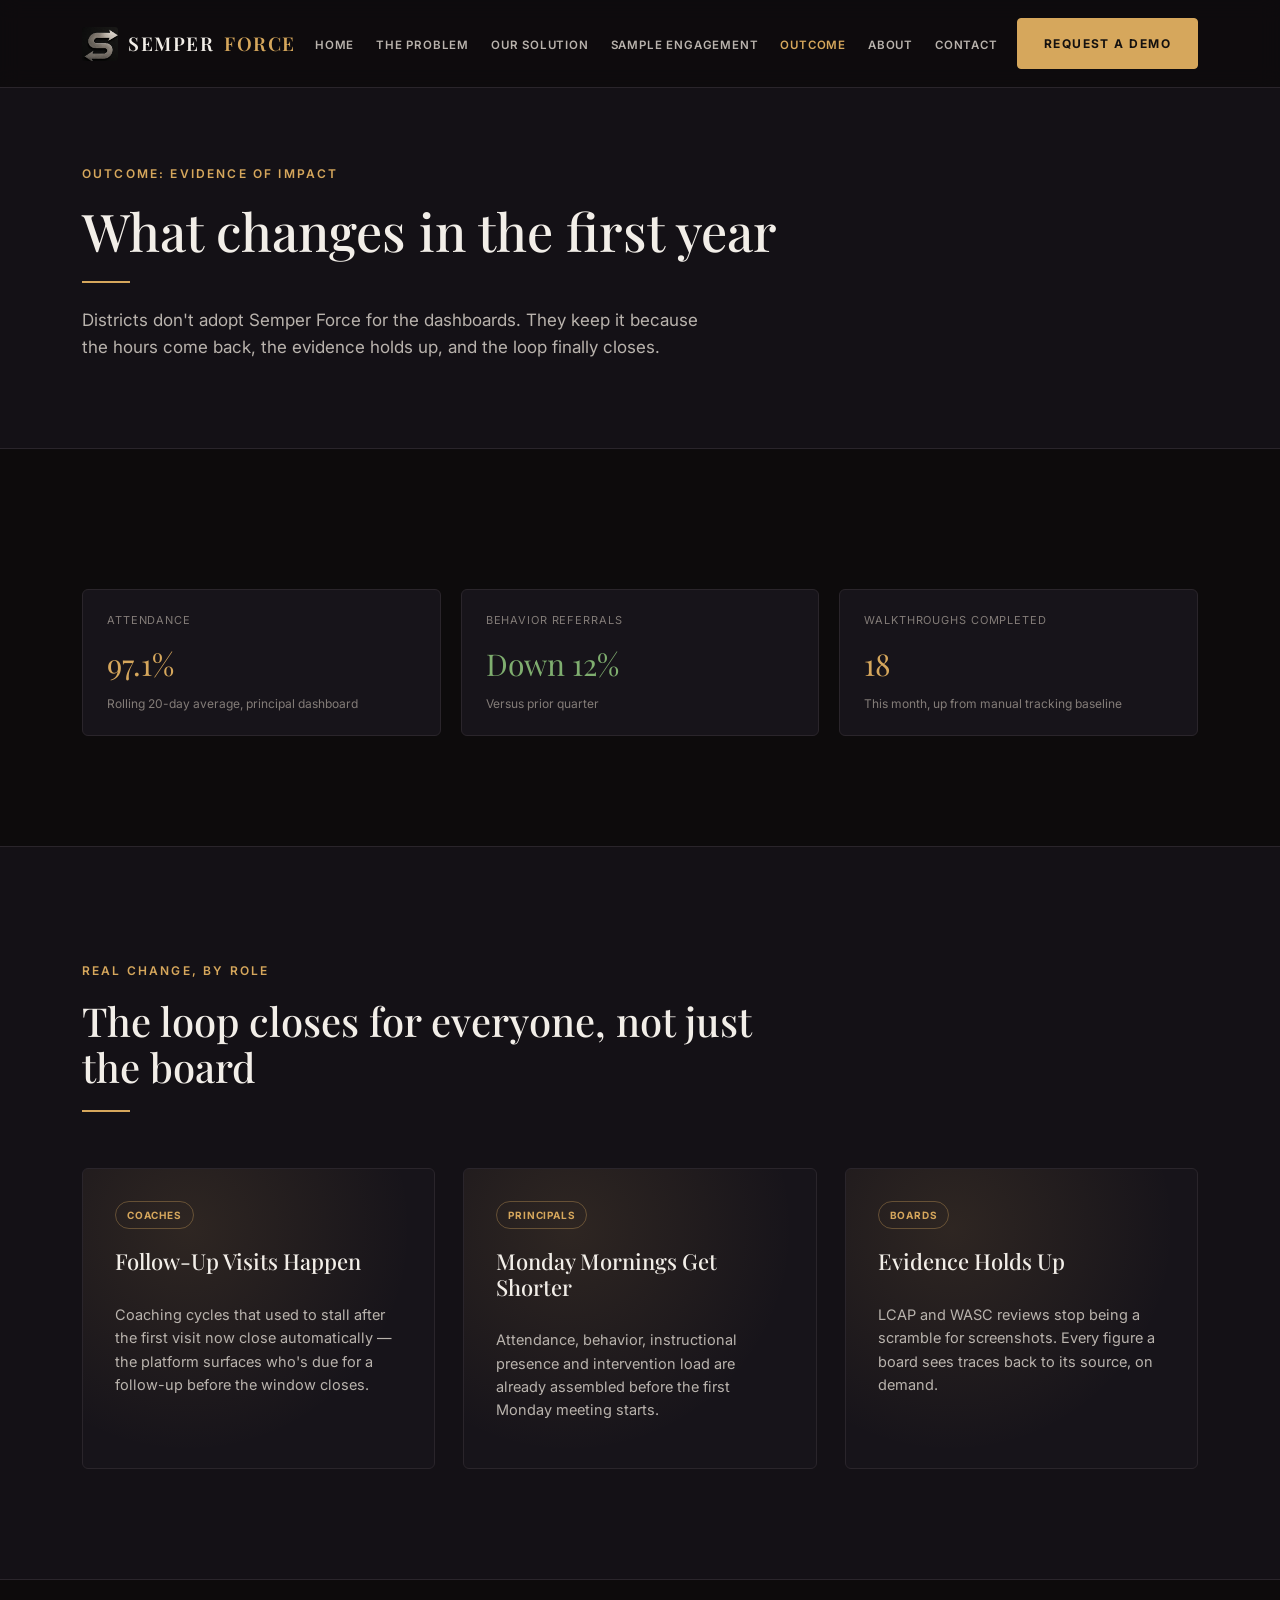
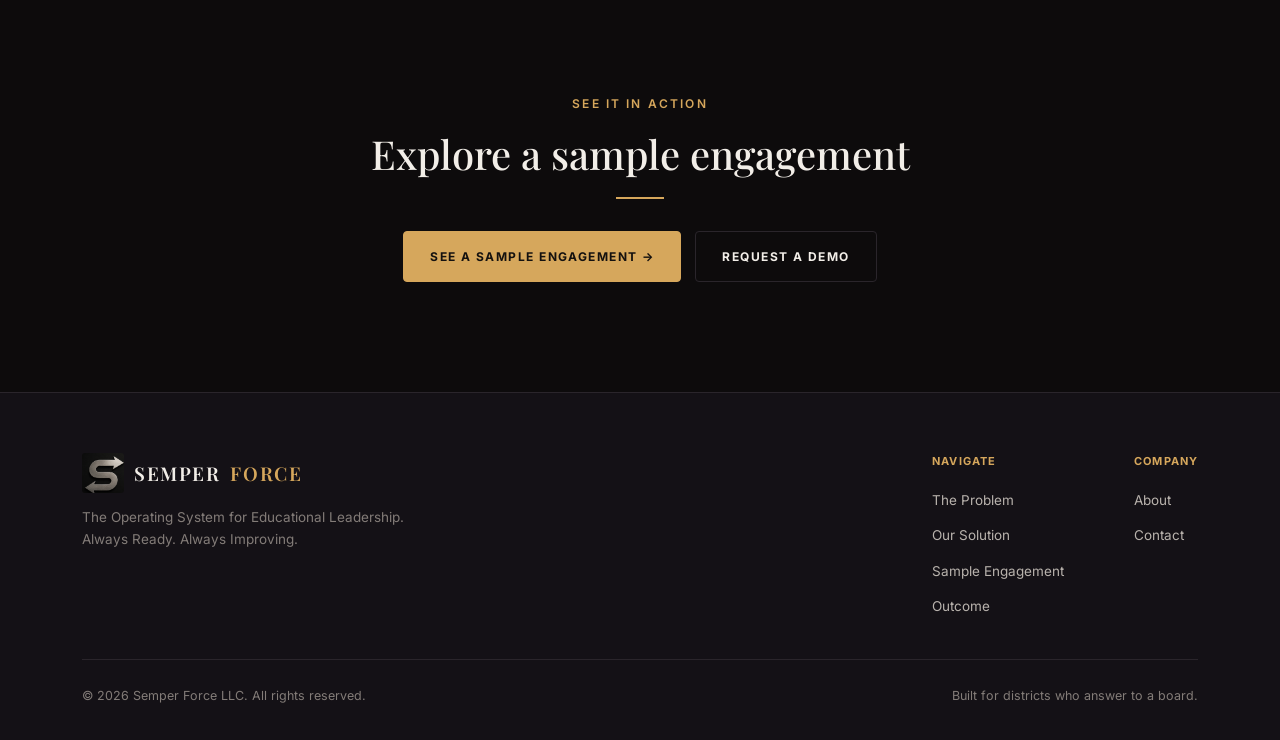
<file: outcome.html>
<!DOCTYPE html>
<html lang="en">
<head>
<meta charset="UTF-8">
<meta name="viewport" content="width=device-width, initial-scale=1.0">
<title>Outcome | Semper Force</title>
<link rel="preconnect" href="https://fonts.googleapis.com">
<link href="https://fonts.googleapis.com/css2?family=Playfair+Display:wght@500;600;700&family=Inter:wght@400;500;600;700&display=swap" rel="stylesheet">
<link rel="stylesheet" href="assets/css/style.css?v=15">
</head>
<body>

<nav class="navbar">
  <div class="nav-inner">
    <a href="index.html" class="logo"><img src="assets/images/logo-icon.png" alt="Semper Force" class="logo-icon">SEMPER <span>FORCE</span></a>
    <ul class="nav-links">
      <li><a href="index.html">Home</a></li>
      <li><a href="problem.html">The Problem</a></li>
      <li><a href="solution.html">Our Solution</a></li>
      <li><a href="sample-engagement.html">Sample Engagement</a></li>
      <li><a href="outcome.html">Outcome</a></li>
      <li><a href="about.html">About</a></li>
      <li><a href="contact.html">Contact</a></li>
    </ul>
    <div class="nav-cta">
      <a href="contact.html" class="btn btn-primary">Request a Demo</a>
      <button class="nav-toggle" aria-label="Toggle menu">&#9776;</button>
    </div>
  </div>
</nav>

<header class="page-hero">
  <div class="container">
    <div class="eyebrow">Outcome: Evidence of Impact</div>
    <h1>What changes in the first year</h1>
    <hr class="rule">
    <p class="lede">Districts don't adopt Semper Force for the dashboards. They keep it because the hours come back, the evidence holds up, and the loop finally closes.</p>
  </div>
</header>

<section class="section">
  <div class="container">
    <div class="stat-grid">
      <div class="stat-box">
        <div class="stat-label">Attendance</div>
        <div class="stat-value">97.1%</div>
        <div class="stat-note">Rolling 20-day average, principal dashboard</div>
      </div>
      <div class="stat-box">
        <div class="stat-label">Behavior Referrals</div>
        <div class="stat-value up">Down 12%</div>
        <div class="stat-note">Versus prior quarter</div>
      </div>
      <div class="stat-box">
        <div class="stat-label">Walkthroughs Completed</div>
        <div class="stat-value">18</div>
        <div class="stat-note">This month, up from manual tracking baseline</div>
      </div>
    </div>
  </div>
</section>

<section class="section section-alt">
  <div class="container">
    <div class="section-head">
      <div class="eyebrow">Real Change, By Role</div>
      <h2>The loop closes for everyone, not just the board</h2>
      <hr class="rule">
    </div>
    <div class="grid-3">
      <div class="card">
        <div class="tags"><span class="tag">Coaches</span></div>
        <h3>Follow-Up Visits Happen</h3>
        <p>Coaching cycles that used to stall after the first visit now close automatically — the platform surfaces who's due for a follow-up before the window closes.</p>
      </div>
      <div class="card">
        <div class="tags"><span class="tag">Principals</span></div>
        <h3>Monday Mornings Get Shorter</h3>
        <p>Attendance, behavior, instructional presence and intervention load are already assembled before the first Monday meeting starts.</p>
      </div>
      <div class="card">
        <div class="tags"><span class="tag">Boards</span></div>
        <h3>Evidence Holds Up</h3>
        <p>LCAP and WASC reviews stop being a scramble for screenshots. Every figure a board sees traces back to its source, on demand.</p>
      </div>
    </div>
  </div>
</section>

<section class="section">
  <div class="container center" style="max-width:640px;">
    <div class="eyebrow">See It In Action</div>
    <h2>Explore a sample engagement</h2>
    <hr class="rule" style="margin-left:auto;margin-right:auto;">
    <div class="btn-row" style="justify-content:center;">
      <a href="sample-engagement.html" class="btn btn-primary">See a Sample Engagement &rarr;</a>
      <a href="contact.html" class="btn btn-outline">Request a Demo</a>
    </div>
  </div>
</section>

<footer>
  <div class="container">
    <div class="footer-top">
      <div>
        <a href="index.html" class="logo"><img src="assets/images/logo-icon.png" alt="Semper Force" class="logo-icon">SEMPER <span>FORCE</span></a>
        <p class="footer-tag">The Operating System for Educational Leadership. Always Ready. Always Improving.</p>
      </div>
      <div class="footer-cols">
        <div class="footer-col">
          <h4>Navigate</h4>
          <ul>
            <li><a href="problem.html">The Problem</a></li>
            <li><a href="solution.html">Our Solution</a></li>
            <li><a href="sample-engagement.html">Sample Engagement</a></li>
            <li><a href="outcome.html">Outcome</a></li>
          </ul>
        </div>
        <div class="footer-col">
          <h4>Company</h4>
          <ul>
            <li><a href="about.html">About</a></li>
            <li><a href="contact.html">Contact</a></li>
          </ul>
        </div>
      </div>
    </div>
    <div class="footer-bottom">
      <span>&copy; 2026 Semper Force LLC. All rights reserved.</span>
      <span>Built for districts who answer to a board.</span>
    </div>
  </div>
</footer>

<script src="assets/js/main.js?v=6"></script>
</body>
</html>
</file>
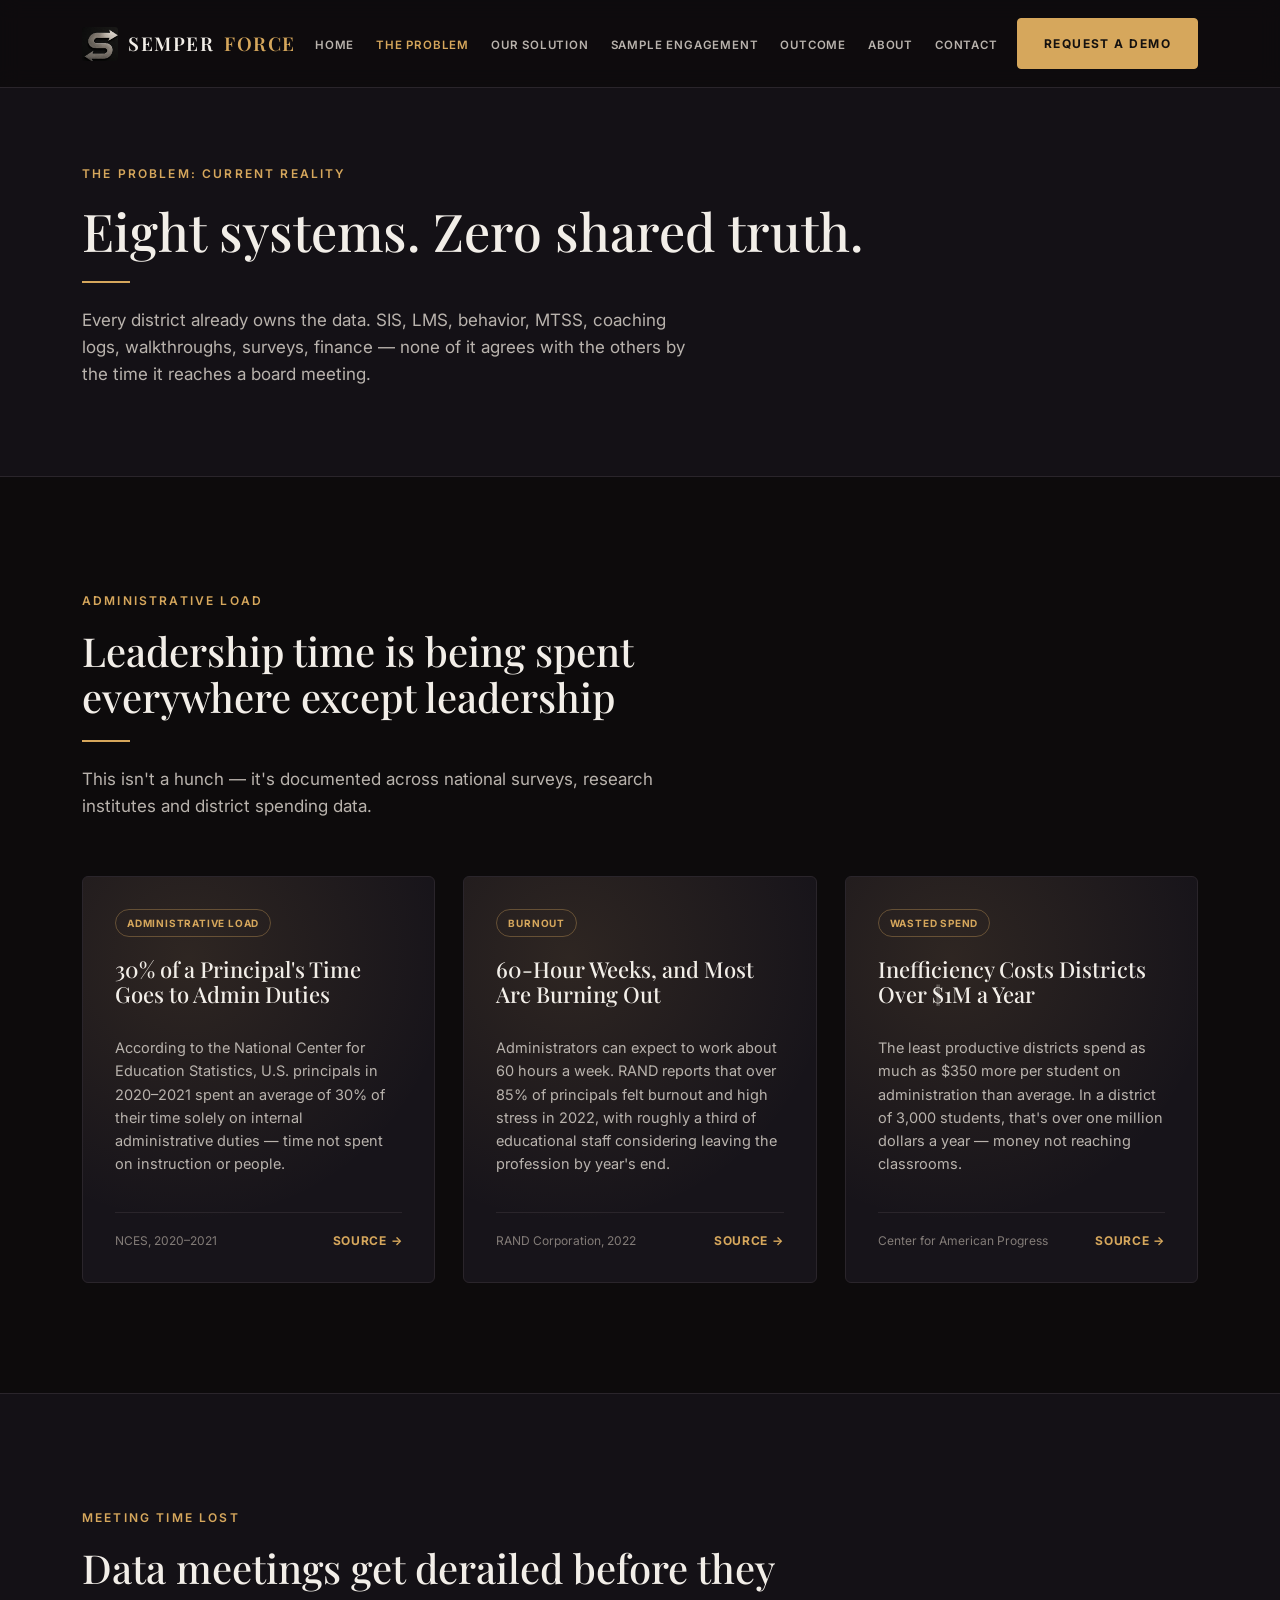
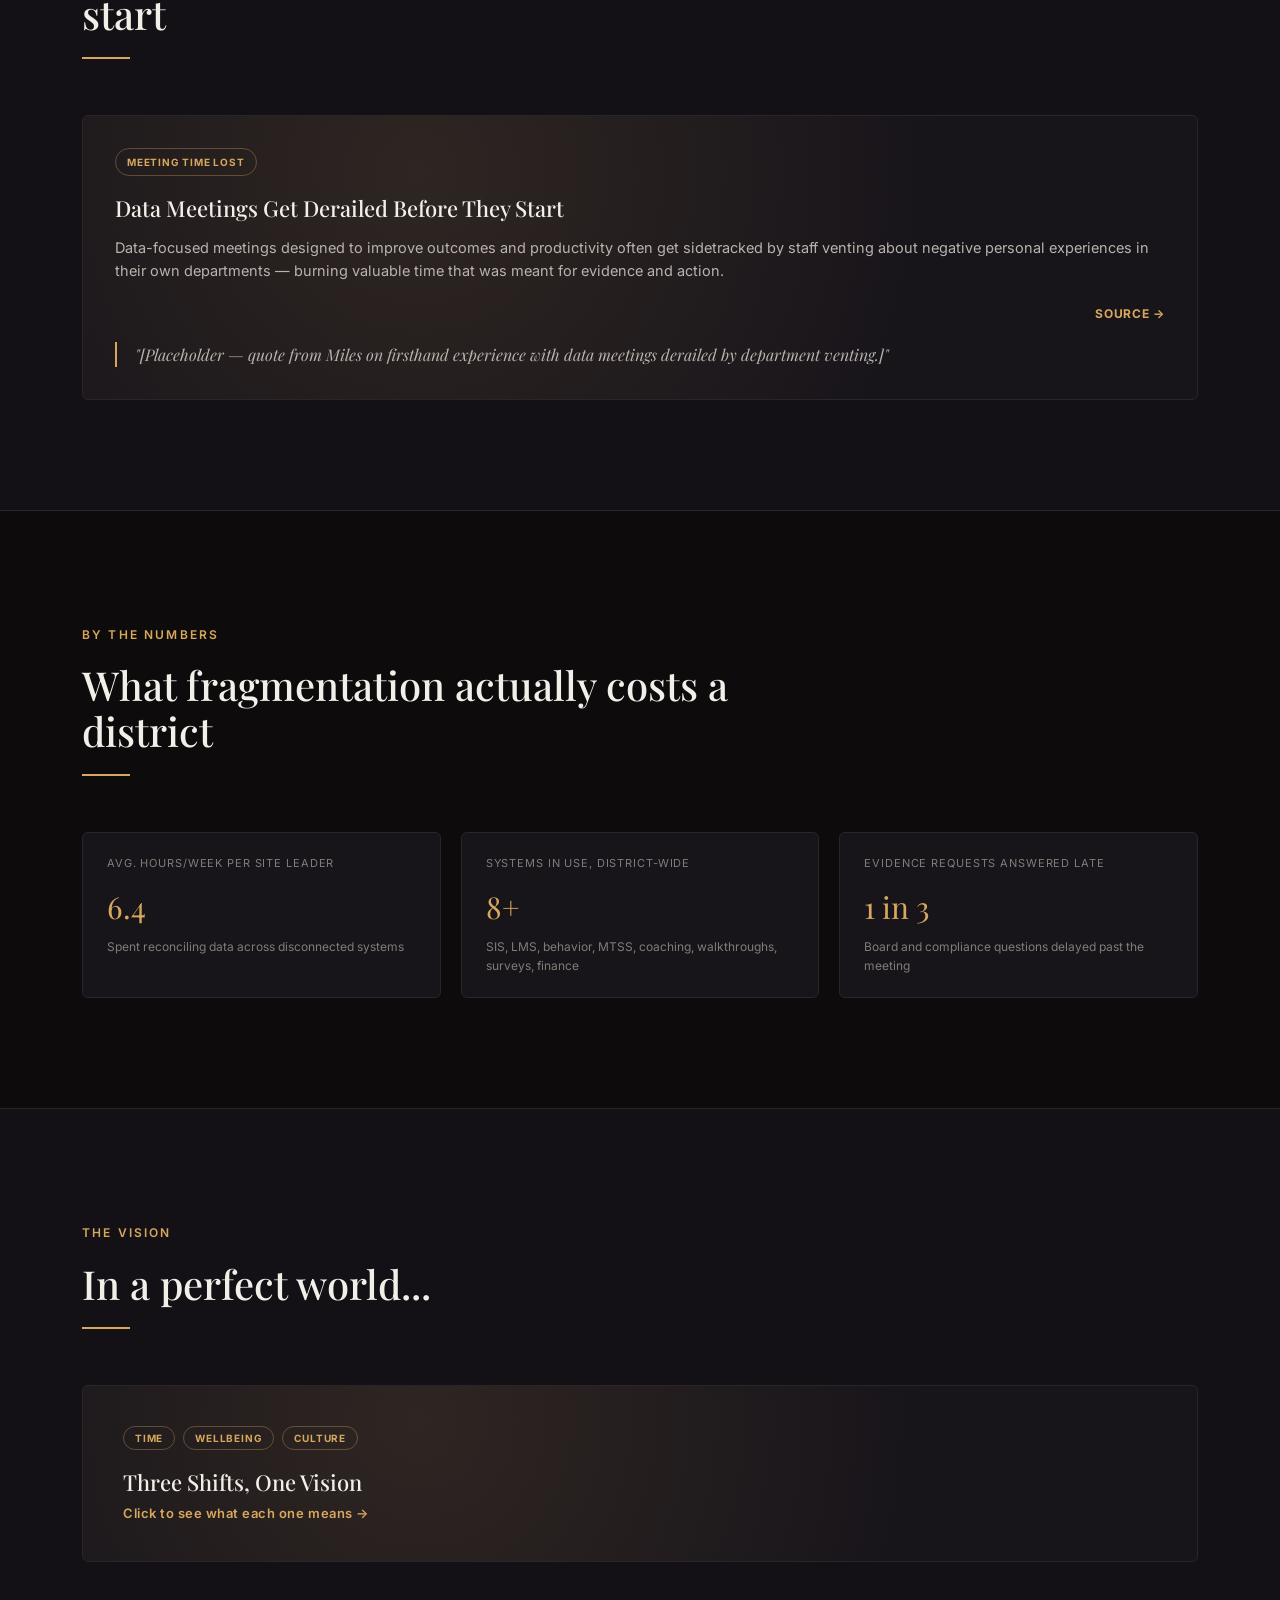
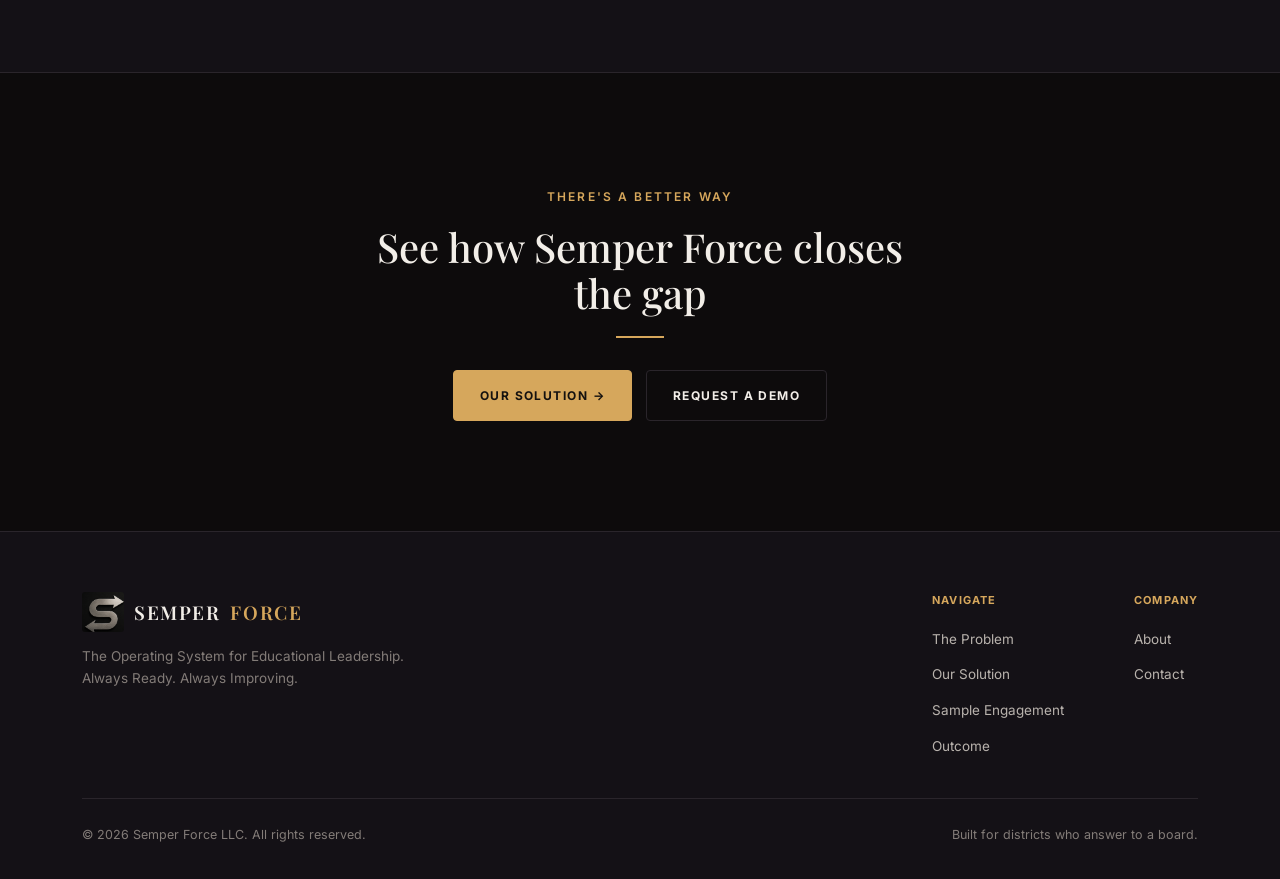
<file: problem.html>
<!DOCTYPE html>
<html lang="en">
<head>
<meta charset="UTF-8">
<meta name="viewport" content="width=device-width, initial-scale=1.0">
<title>The Problem | Semper Force</title>
<link rel="preconnect" href="https://fonts.googleapis.com">
<link href="https://fonts.googleapis.com/css2?family=Playfair+Display:wght@500;600;700&family=Inter:wght@400;500;600;700&display=swap" rel="stylesheet">
<link rel="stylesheet" href="assets/css/style.css?v=15">
</head>
<body>

<nav class="navbar">
  <div class="nav-inner">
    <a href="index.html" class="logo"><img src="assets/images/logo-icon.png" alt="Semper Force" class="logo-icon">SEMPER <span>FORCE</span></a>
    <ul class="nav-links">
      <li><a href="index.html">Home</a></li>
      <li><a href="problem.html">The Problem</a></li>
      <li><a href="solution.html">Our Solution</a></li>
      <li><a href="sample-engagement.html">Sample Engagement</a></li>
      <li><a href="outcome.html">Outcome</a></li>
      <li><a href="about.html">About</a></li>
      <li><a href="contact.html">Contact</a></li>
    </ul>
    <div class="nav-cta">
      <a href="contact.html" class="btn btn-primary">Request a Demo</a>
      <button class="nav-toggle" aria-label="Toggle menu">&#9776;</button>
    </div>
  </div>
</nav>

<header class="page-hero">
  <div class="container">
    <div class="eyebrow">The Problem: Current Reality</div>
    <h1>Eight systems. Zero shared truth.</h1>
    <hr class="rule">
    <p class="lede">Every district already owns the data. SIS, LMS, behavior, MTSS, coaching logs, walkthroughs, surveys, finance — none of it agrees with the others by the time it reaches a board meeting.</p>
  </div>
</header>

<section class="section" id="problem-admin-load">
  <div class="container">
    <div class="section-head">
      <div class="eyebrow">Administrative Load</div>
      <h2>Leadership time is being spent everywhere except leadership</h2>
      <hr class="rule">
      <p class="lede">This isn't a hunch — it's documented across national surveys, research institutes and district spending data.</p>
    </div>

    <div class="grid-3">
      <div class="card">
        <div class="tags"><span class="tag">Administrative Load</span></div>
        <h3>30% of a Principal's Time Goes to Admin Duties</h3>
        <p>According to the National Center for Education Statistics, U.S. principals in 2020–2021 spent an average of 30% of their time solely on internal administrative duties — time not spent on instruction or people.</p>
        <div class="card-foot"><span>NCES, 2020–2021</span><a href="https://nces.ed.gov/surveys/ntps/estable/table/ntps/ntps2021_sflt05_a1s" target="_blank" rel="noopener" class="read">Source &rarr;</a></div>
      </div>
      <div class="card">
        <div class="tags"><span class="tag">Burnout</span></div>
        <h3>60-Hour Weeks, and Most Are Burning Out</h3>
        <p>Administrators can expect to work about 60 hours a week. RAND reports that over 85% of principals felt burnout and high stress in 2022, with roughly a third of educational staff considering leaving the profession by year's end.</p>
        <div class="card-foot"><span>RAND Corporation, 2022</span><a href="https://www.rand.org/content/dam/rand/pubs/research_reports/RRA1100/RRA1108-4/RAND_RRA1108-4.pdf" target="_blank" rel="noopener" class="read">Source &rarr;</a></div>
      </div>
      <div class="card">
        <div class="tags"><span class="tag">Wasted Spend</span></div>
        <h3>Inefficiency Costs Districts Over $1M a Year</h3>
        <p>The least productive districts spend as much as $350 more per student on administration than average. In a district of 3,000 students, that's over one million dollars a year — money not reaching classrooms.</p>
        <div class="card-foot"><span>Center for American Progress</span><a href="https://www.americanprogress.org/article/return-on-educational-investment-findings/" target="_blank" rel="noopener" class="read">Source &rarr;</a></div>
      </div>
    </div>
  </div>
</section>

<section class="section section-alt" id="problem-meetings">
  <div class="container">
    <div class="section-head">
      <div class="eyebrow">Meeting Time Lost</div>
      <h2>Data meetings get derailed before they start</h2>
      <hr class="rule">
    </div>
    <div class="card">
      <div class="tags"><span class="tag">Meeting Time Lost</span></div>
      <h3>Data Meetings Get Derailed Before They Start</h3>
      <p class="lede mt-0" style="max-width:none;">Data-focused meetings designed to improve outcomes and productivity often get sidetracked by staff venting about negative personal experiences in their own departments — burning valuable time that was meant for evidence and action.</p>
      <div class="card-foot" style="border-top:none;padding-top:0;margin-top:8px;">
        <span></span>
        <a href="https://www.scribd.com/document/708327469/Handbook-of-Data-Based-Decision-Making-in-Education" target="_blank" rel="noopener" class="read">Source &rarr;</a>
      </div>
      <blockquote style="border-left:2px solid var(--gold);padding-left:18px;margin:18px 0 0;font-family:var(--font-serif);font-style:italic;color:var(--text-dim);">
        "[Placeholder — quote from Miles on firsthand experience with data meetings derailed by department venting.]"
      </blockquote>
    </div>
  </div>
</section>

<section class="section" id="problem-numbers">
  <div class="container">
    <div class="section-head">
      <div class="eyebrow">By the Numbers</div>
      <h2>What fragmentation actually costs a district</h2>
      <hr class="rule">
    </div>
    <div class="stat-grid">
      <div class="stat-box">
        <div class="stat-label">Avg. Hours/Week Per Site Leader</div>
        <div class="stat-value">6.5</div>
        <div class="stat-note">Spent reconciling data across disconnected systems</div>
      </div>
      <div class="stat-box">
        <div class="stat-label">Systems In Use, District-Wide</div>
        <div class="stat-value">8+</div>
        <div class="stat-note">SIS, LMS, behavior, MTSS, coaching, walkthroughs, surveys, finance</div>
      </div>
      <div class="stat-box">
        <div class="stat-label">Evidence Requests Answered Late</div>
        <div class="stat-value">1 in 3</div>
        <div class="stat-note">Board and compliance questions delayed past the meeting</div>
      </div>
    </div>
  </div>
</section>

<section class="section section-alt" id="the-vision">
  <div class="container">
    <div class="section-head">
      <div class="eyebrow">The Vision</div>
      <h2>In a perfect world...</h2>
      <hr class="rule">
    </div>

    <div class="merge-split" id="vision-merge">
      <button class="merged-card" id="vision-merged-btn" aria-expanded="false">
        <span class="merged-tags">
          <span class="tag">Time</span><span class="tag">Wellbeing</span><span class="tag">Culture</span>
        </span>
        <h3>Three Shifts, One Vision</h3>
        <p class="merged-hint">Click to see what each one means &rarr;</p>
      </button>

      <div class="grid-3 split-cards" id="vision-split-cards">
        <div class="card">
          <div class="tags"><span class="tag">Time</span></div>
          <h3>Leaders Are in the Classroom</h3>
          <p>Principals and administrators spend most of their time observing teachers and students in classrooms — not buried in documentation.</p>
        </div>
        <div class="card">
          <div class="tags"><span class="tag">Wellbeing</span></div>
          <h3>Productive, Without the Burnout</h3>
          <p>Administration stays productive without all the burnout and extra hours — the job looks like the one people signed up for.</p>
        </div>
        <div class="card">
          <div class="tags"><span class="tag">Culture</span></div>
          <h3>Meetings That Inspire</h3>
          <p>Meetings focus on data-driven goals that inspire teachers and staff, instead of getting derailed before they start.</p>
        </div>
      </div>
      <button class="merge-back-btn" id="vision-merge-back">&larr; Combine into one</button>
    </div>
  </div>
</section>

<section class="section">
  <div class="container center" style="max-width:640px;">
    <div class="eyebrow">There's a Better Way</div>
    <h2>See how Semper Force closes the gap</h2>
    <hr class="rule" style="margin-left:auto;margin-right:auto;">
    <div class="btn-row" style="justify-content:center;">
      <a href="solution.html" class="btn btn-primary">Our Solution &rarr;</a>
      <a href="contact.html" class="btn btn-outline">Request a Demo</a>
    </div>
  </div>
</section>

<footer>
  <div class="container">
    <div class="footer-top">
      <div>
        <a href="index.html" class="logo"><img src="assets/images/logo-icon.png" alt="Semper Force" class="logo-icon">SEMPER <span>FORCE</span></a>
        <p class="footer-tag">The Operating System for Educational Leadership. Always Ready. Always Improving.</p>
      </div>
      <div class="footer-cols">
        <div class="footer-col">
          <h4>Navigate</h4>
          <ul>
            <li><a href="problem.html">The Problem</a></li>
            <li><a href="solution.html">Our Solution</a></li>
            <li><a href="sample-engagement.html">Sample Engagement</a></li>
            <li><a href="outcome.html">Outcome</a></li>
          </ul>
        </div>
        <div class="footer-col">
          <h4>Company</h4>
          <ul>
            <li><a href="about.html">About</a></li>
            <li><a href="contact.html">Contact</a></li>
          </ul>
        </div>
      </div>
    </div>
    <div class="footer-bottom">
      <span>&copy; 2026 Semper Force LLC. All rights reserved.</span>
      <span>Built for districts who answer to a board.</span>
    </div>
  </div>
</footer>

<script src="assets/js/main.js?v=6"></script>
</body>
</html>
</file>
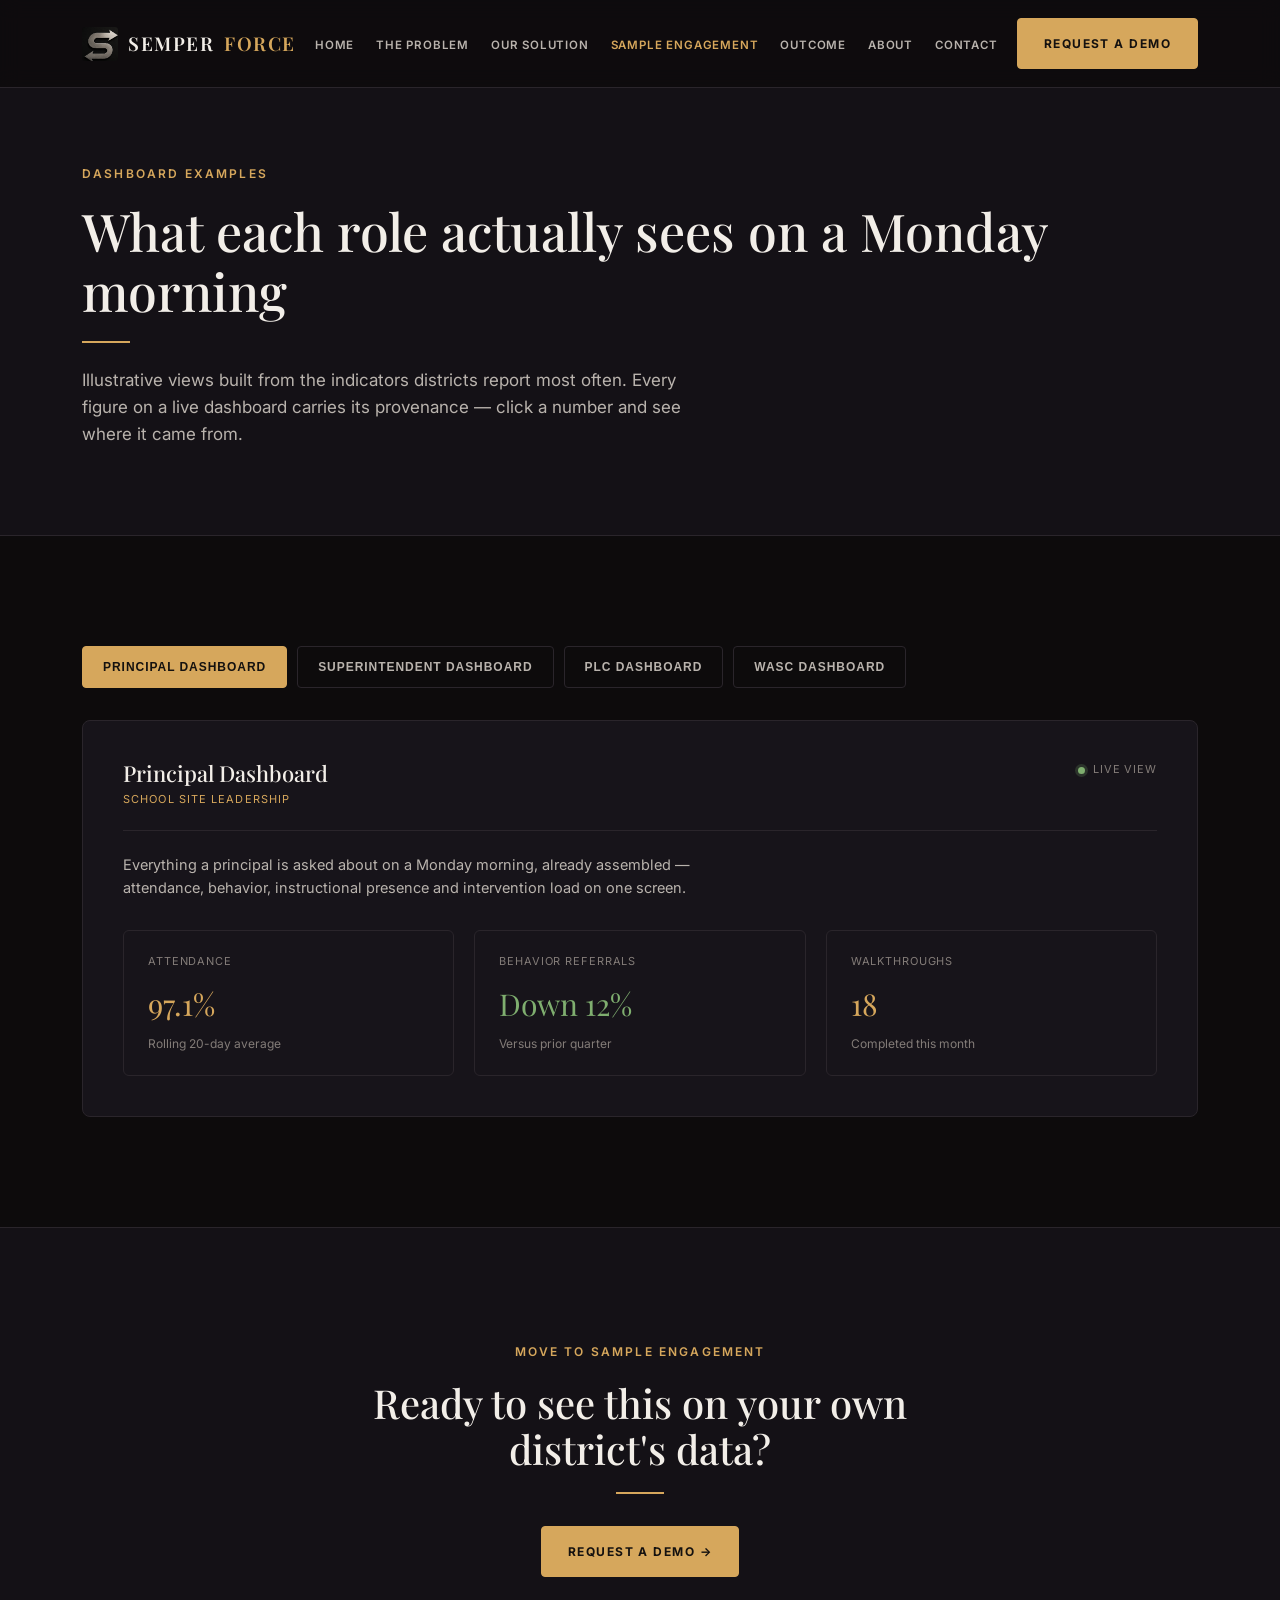
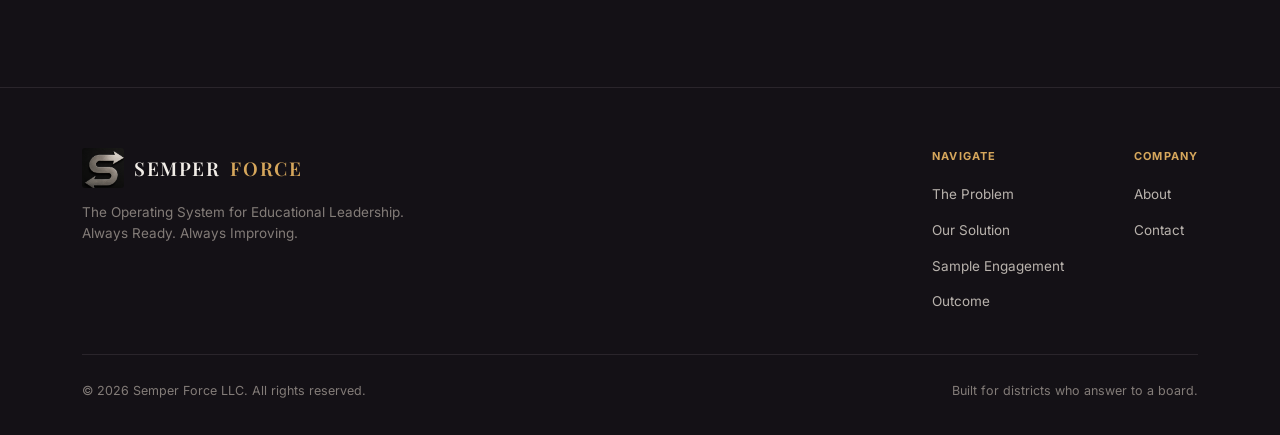
<file: sample-engagement.html>
<!DOCTYPE html>
<html lang="en">
<head>
<meta charset="UTF-8">
<meta name="viewport" content="width=device-width, initial-scale=1.0">
<title>Sample Engagement | Semper Force</title>
<link rel="preconnect" href="https://fonts.googleapis.com">
<link href="https://fonts.googleapis.com/css2?family=Playfair+Display:wght@500;600;700&family=Inter:wght@400;500;600;700&display=swap" rel="stylesheet">
<link rel="stylesheet" href="assets/css/style.css?v=15">
</head>
<body>

<nav class="navbar">
  <div class="nav-inner">
    <a href="index.html" class="logo"><img src="assets/images/logo-icon.png" alt="Semper Force" class="logo-icon">SEMPER <span>FORCE</span></a>
    <ul class="nav-links">
      <li><a href="index.html">Home</a></li>
      <li><a href="problem.html">The Problem</a></li>
      <li><a href="solution.html">Our Solution</a></li>
      <li><a href="sample-engagement.html">Sample Engagement</a></li>
      <li><a href="outcome.html">Outcome</a></li>
      <li><a href="about.html">About</a></li>
      <li><a href="contact.html">Contact</a></li>
    </ul>
    <div class="nav-cta">
      <a href="contact.html" class="btn btn-primary">Request a Demo</a>
      <button class="nav-toggle" aria-label="Toggle menu">&#9776;</button>
    </div>
  </div>
</nav>

<header class="page-hero">
  <div class="container">
    <div class="eyebrow">Dashboard Examples</div>
    <h1>What each role actually sees on a Monday morning</h1>
    <hr class="rule">
    <p class="lede">Illustrative views built from the indicators districts report most often. Every figure on a live dashboard carries its provenance — click a number and see where it came from.</p>
  </div>
</header>

<section class="section">
  <div class="container">

    <div class="tabs">
      <button class="tab-btn active" data-target="panel-principal">Principal Dashboard</button>
      <button class="tab-btn" data-target="panel-superintendent">Superintendent Dashboard</button>
      <button class="tab-btn" data-target="panel-plc">PLC Dashboard</button>
      <button class="tab-btn" data-target="panel-wasc">WASC Dashboard</button>
    </div>

    <div class="dash-panel active" id="panel-principal">
      <div class="dash-head">
        <div>
          <h3>Principal Dashboard</h3>
          <div class="dash-sub">School Site Leadership</div>
        </div>
        <div class="live-view"><span class="live-dot"></span> Live View</div>
      </div>
      <p class="dash-desc">Everything a principal is asked about on a Monday morning, already assembled — attendance, behavior, instructional presence and intervention load on one screen.</p>
      <div class="stat-grid">
        <div class="stat-box">
          <div class="stat-label">Attendance</div>
          <div class="stat-value">97.1%</div>
          <div class="stat-note">Rolling 20-day average</div>
        </div>
        <div class="stat-box">
          <div class="stat-label">Behavior Referrals</div>
          <div class="stat-value up">Down 12%</div>
          <div class="stat-note">Versus prior quarter</div>
        </div>
        <div class="stat-box">
          <div class="stat-label">Walkthroughs</div>
          <div class="stat-value">18</div>
          <div class="stat-note">Completed this month</div>
        </div>
      </div>
    </div>

    <div class="dash-panel" id="panel-superintendent">
      <div class="dash-head">
        <div>
          <h3>Superintendent Dashboard</h3>
          <div class="dash-sub">Cabinet-Level View</div>
        </div>
        <div class="live-view"><span class="live-dot"></span> Live View</div>
      </div>
      <p class="dash-desc">Cross-site trends rolled up for cabinet meetings — where sites are converging, where they're diverging, and where to focus limited support.</p>
      <div class="stat-grid">
        <div class="stat-box">
          <div class="stat-label">District Attendance</div>
          <div class="stat-value">95.8%</div>
          <div class="stat-note">Across all sites, rolling 20-day average</div>
        </div>
        <div class="stat-box">
          <div class="stat-label">Sites Below Target</div>
          <div class="stat-value">3 of 14</div>
          <div class="stat-note">Flagged for cabinet review</div>
        </div>
        <div class="stat-box">
          <div class="stat-label">MTSS Tier 2/3 Load</div>
          <div class="stat-value up">Down 8%</div>
          <div class="stat-note">Versus same period last year</div>
        </div>
      </div>
    </div>

    <div class="dash-panel" id="panel-plc">
      <div class="dash-head">
        <div>
          <h3>PLC Dashboard</h3>
          <div class="dash-sub">Professional Learning Community</div>
        </div>
        <div class="live-view"><span class="live-dot"></span> Live View</div>
      </div>
      <p class="dash-desc">Data already assembled before the meeting starts, so protected PLC time goes to using evidence rather than pulling it.</p>
      <div class="stat-grid">
        <div class="stat-box">
          <div class="stat-label">Coaching Cycles Closed</div>
          <div class="stat-value up">Up 22%</div>
          <div class="stat-note">Follow-up visits completed on time</div>
        </div>
        <div class="stat-box">
          <div class="stat-label">Common Formative Assessments</div>
          <div class="stat-value">6</div>
          <div class="stat-note">Administered this cycle</div>
        </div>
        <div class="stat-box">
          <div class="stat-label">Meeting Start Delay</div>
          <div class="stat-value up">Down 20 min</div>
          <div class="stat-note">Average time lost pulling data, eliminated</div>
        </div>
      </div>
    </div>

    <div class="dash-panel" id="panel-wasc">
      <div class="dash-head">
        <div>
          <h3>WASC Dashboard</h3>
          <div class="dash-sub">Accreditation &amp; Compliance</div>
        </div>
        <div class="live-view"><span class="live-dot"></span> Live View</div>
      </div>
      <p class="dash-desc">Evidence organized by accreditation focus area, with provenance on every figure — ready before the site visit, not assembled the week of.</p>
      <div class="stat-grid">
        <div class="stat-box">
          <div class="stat-label">Focus Areas Evidenced</div>
          <div class="stat-value">9 of 9</div>
          <div class="stat-note">All standards mapped to live data</div>
        </div>
        <div class="stat-box">
          <div class="stat-label">Action Plan Progress</div>
          <div class="stat-value">74%</div>
          <div class="stat-note">Against self-study goals</div>
        </div>
        <div class="stat-box">
          <div class="stat-label">Evidence Requests</div>
          <div class="stat-value up">0 Pending</div>
          <div class="stat-note">All resolved before visit week</div>
        </div>
      </div>
    </div>

  </div>
</section>

<section class="section section-alt">
  <div class="container center" style="max-width:640px;">
    <div class="eyebrow">Move to Sample Engagement</div>
    <h2>Ready to see this on your own district's data?</h2>
    <hr class="rule" style="margin-left:auto;margin-right:auto;">
    <div class="btn-row" style="justify-content:center;">
      <a href="contact.html" class="btn btn-primary">Request a Demo &rarr;</a>
    </div>
  </div>
</section>

<footer>
  <div class="container">
    <div class="footer-top">
      <div>
        <a href="index.html" class="logo"><img src="assets/images/logo-icon.png" alt="Semper Force" class="logo-icon">SEMPER <span>FORCE</span></a>
        <p class="footer-tag">The Operating System for Educational Leadership. Always Ready. Always Improving.</p>
      </div>
      <div class="footer-cols">
        <div class="footer-col">
          <h4>Navigate</h4>
          <ul>
            <li><a href="problem.html">The Problem</a></li>
            <li><a href="solution.html">Our Solution</a></li>
            <li><a href="sample-engagement.html">Sample Engagement</a></li>
            <li><a href="outcome.html">Outcome</a></li>
          </ul>
        </div>
        <div class="footer-col">
          <h4>Company</h4>
          <ul>
            <li><a href="about.html">About</a></li>
            <li><a href="contact.html">Contact</a></li>
          </ul>
        </div>
      </div>
    </div>
    <div class="footer-bottom">
      <span>&copy; 2026 Semper Force LLC. All rights reserved.</span>
      <span>Built for districts who answer to a board.</span>
    </div>
  </div>
</footer>

<script src="assets/js/main.js?v=6"></script>
</body>
</html>
</file>
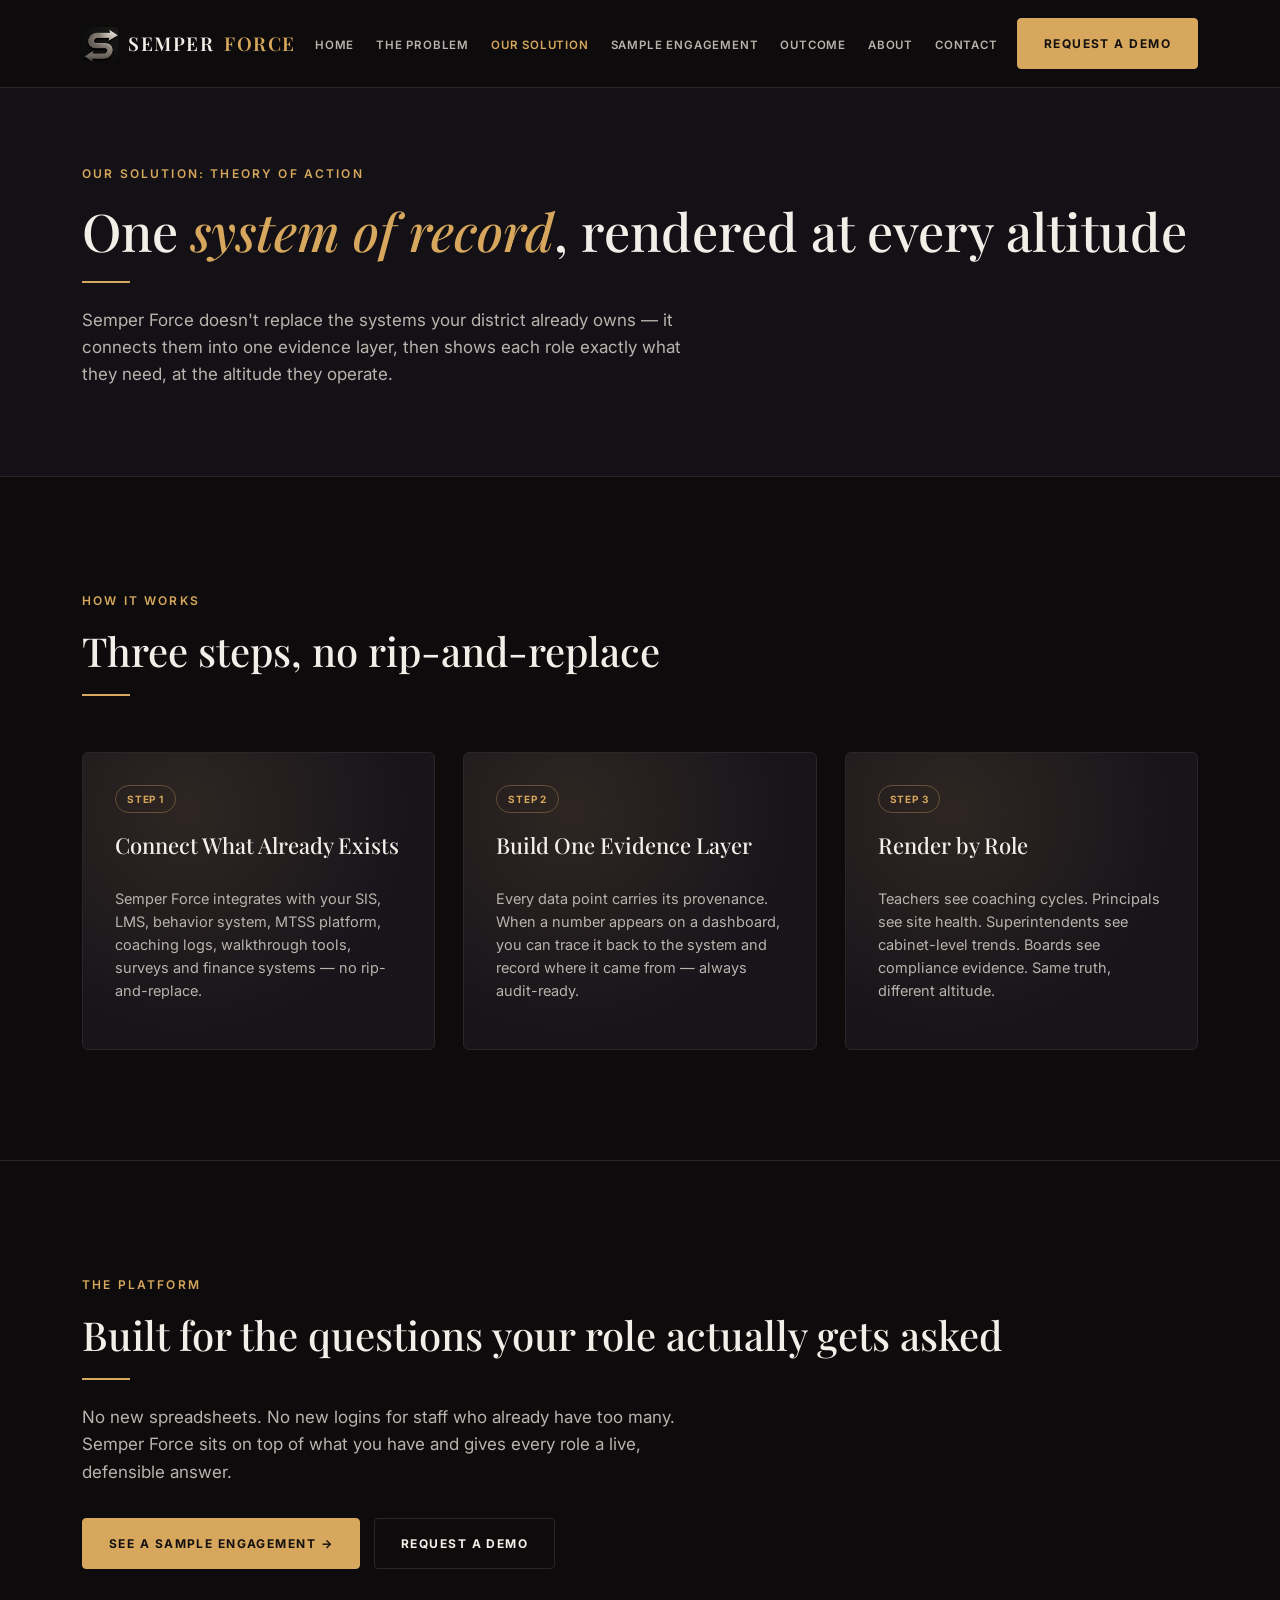
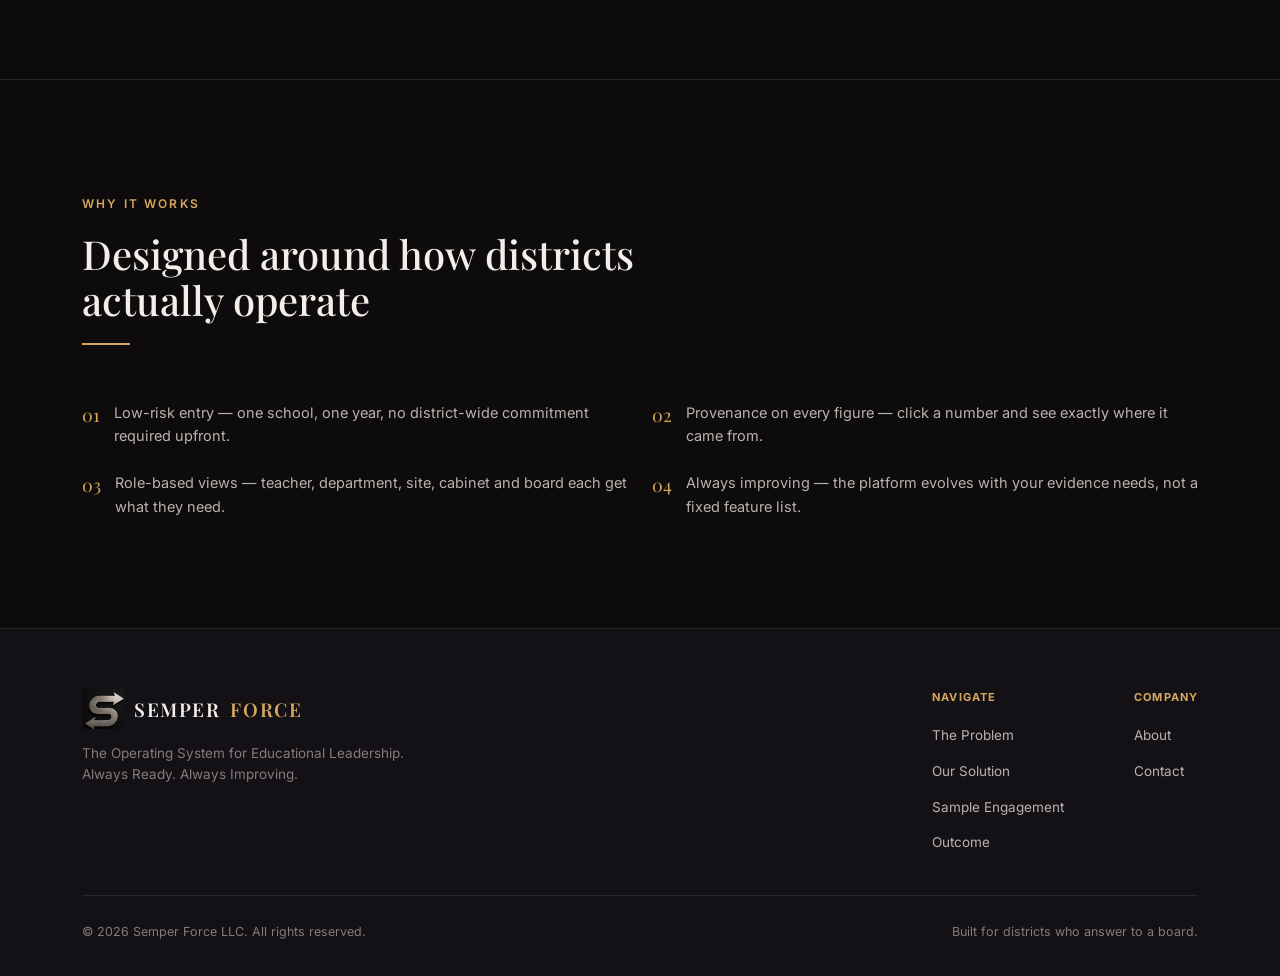
<file: solution.html>
<!DOCTYPE html>
<html lang="en">
<head>
<meta charset="UTF-8">
<meta name="viewport" content="width=device-width, initial-scale=1.0">
<title>Our Solution | Semper Force</title>
<link rel="preconnect" href="https://fonts.googleapis.com">
<link href="https://fonts.googleapis.com/css2?family=Playfair+Display:wght@500;600;700&family=Inter:wght@400;500;600;700&display=swap" rel="stylesheet">
<link rel="stylesheet" href="assets/css/style.css?v=15">
</head>
<body>

<nav class="navbar">
  <div class="nav-inner">
    <a href="index.html" class="logo"><img src="assets/images/logo-icon.png" alt="Semper Force" class="logo-icon">SEMPER <span>FORCE</span></a>
    <ul class="nav-links">
      <li><a href="index.html">Home</a></li>
      <li><a href="problem.html">The Problem</a></li>
      <li><a href="solution.html">Our Solution</a></li>
      <li><a href="sample-engagement.html">Sample Engagement</a></li>
      <li><a href="outcome.html">Outcome</a></li>
      <li><a href="about.html">About</a></li>
      <li><a href="contact.html">Contact</a></li>
    </ul>
    <div class="nav-cta">
      <a href="contact.html" class="btn btn-primary">Request a Demo</a>
      <button class="nav-toggle" aria-label="Toggle menu">&#9776;</button>
    </div>
  </div>
</nav>

<header class="page-hero">
  <div class="container">
    <div class="eyebrow">Our Solution: Theory of Action</div>
    <h1>One <span class="accent">system of record</span>, rendered at every altitude</h1>
    <hr class="rule">
    <p class="lede">Semper Force doesn't replace the systems your district already owns — it connects them into one evidence layer, then shows each role exactly what they need, at the altitude they operate.</p>
  </div>
</header>

<section class="section" id="solution-steps">
  <div class="container">
    <div class="section-head">
      <div class="eyebrow">How It Works</div>
      <h2>Three steps, no rip-and-replace</h2>
      <hr class="rule">
    </div>
    <div class="grid-3">
      <div class="card">
        <div class="tags"><span class="tag">Step 1</span></div>
        <h3>Connect What Already Exists</h3>
        <p>Semper Force integrates with your SIS, LMS, behavior system, MTSS platform, coaching logs, walkthrough tools, surveys and finance systems — no rip-and-replace.</p>
      </div>
      <div class="card">
        <div class="tags"><span class="tag">Step 2</span></div>
        <h3>Build One Evidence Layer</h3>
        <p>Every data point carries its provenance. When a number appears on a dashboard, you can trace it back to the system and record where it came from — always audit-ready.</p>
      </div>
      <div class="card">
        <div class="tags"><span class="tag">Step 3</span></div>
        <h3>Render by Role</h3>
        <p>Teachers see coaching cycles. Principals see site health. Superintendents see cabinet-level trends. Boards see compliance evidence. Same truth, different altitude.</p>
      </div>
    </div>
  </div>
</section>

<section class="section section-alt platform" id="solution-platform">
  <div class="container">
    <div class="eyebrow">The Platform</div>
    <h2>Built for the questions your role actually gets asked</h2>
    <hr class="rule">
    <p class="lede">No new spreadsheets. No new logins for staff who already have too many. Semper Force sits on top of what you have and gives every role a live, defensible answer.</p>
    <div class="btn-row">
      <a href="sample-engagement.html" class="btn btn-primary">See a Sample Engagement &rarr;</a>
      <a href="contact.html" class="btn btn-outline">Request a Demo</a>
    </div>
  </div>
</section>

<section class="section" id="solution-why">
  <div class="container">
    <div class="section-head">
      <div class="eyebrow">Why It Works</div>
      <h2>Designed around how districts actually operate</h2>
      <hr class="rule">
    </div>
    <ul class="value-list" style="grid-template-columns:1fr 1fr;display:grid;gap:24px;">
      <li><span class="num">01</span> Low-risk entry — one school, one year, no district-wide commitment required upfront.</li>
      <li><span class="num">02</span> Provenance on every figure — click a number and see exactly where it came from.</li>
      <li><span class="num">03</span> Role-based views — teacher, department, site, cabinet and board each get what they need.</li>
      <li><span class="num">04</span> Always improving — the platform evolves with your evidence needs, not a fixed feature list.</li>
    </ul>
  </div>
</section>

<footer>
  <div class="container">
    <div class="footer-top">
      <div>
        <a href="index.html" class="logo"><img src="assets/images/logo-icon.png" alt="Semper Force" class="logo-icon">SEMPER <span>FORCE</span></a>
        <p class="footer-tag">The Operating System for Educational Leadership. Always Ready. Always Improving.</p>
      </div>
      <div class="footer-cols">
        <div class="footer-col">
          <h4>Navigate</h4>
          <ul>
            <li><a href="problem.html">The Problem</a></li>
            <li><a href="solution.html">Our Solution</a></li>
            <li><a href="sample-engagement.html">Sample Engagement</a></li>
            <li><a href="outcome.html">Outcome</a></li>
          </ul>
        </div>
        <div class="footer-col">
          <h4>Company</h4>
          <ul>
            <li><a href="about.html">About</a></li>
            <li><a href="contact.html">Contact</a></li>
          </ul>
        </div>
      </div>
    </div>
    <div class="footer-bottom">
      <span>&copy; 2026 Semper Force LLC. All rights reserved.</span>
      <span>Built for districts who answer to a board.</span>
    </div>
  </div>
</footer>

<script src="assets/js/main.js?v=6"></script>
</body>
</html>
</file>
<file: assets/css/style.css>
/* ===== Design Tokens ===== */
:root {
  --bg: #0d0b0c;
  --bg-alt: #141116;
  --panel: #17141a;
  --panel-border: #2a252b;
  --gold: #d6a75c;
  --gold-bright: #e8c07f;
  --text: #f2eee8;
  --text-dim: #b9b3ad;
  --text-faint: #837c78;
  --up: #7fae6f;

  --font-serif: 'Playfair Display', Georgia, 'Times New Roman', serif;
  --font-sans: 'Inter', -apple-system, BlinkMacSystemFont, 'Segoe UI', sans-serif;

  --container: 1180px;
}

* { box-sizing: border-box; }
html { scroll-behavior: smooth; }
section[id], header[id] { scroll-margin-top: 84px; }

body {
  margin: 0;
  background: var(--bg);
  color: var(--text);
  font-family: var(--font-sans);
  line-height: 1.6;
  -webkit-font-smoothing: antialiased;
}

img { max-width: 100%; display: block; }
a { color: inherit; text-decoration: none; }

.container {
  max-width: var(--container);
  margin: 0 auto;
  padding: 0 32px;
}

.eyebrow {
  display: inline-block;
  font-family: var(--font-sans);
  font-size: 12px;
  font-weight: 600;
  letter-spacing: 0.18em;
  text-transform: uppercase;
  color: var(--gold);
  margin-bottom: 18px;
}

.rule {
  width: 48px;
  height: 2px;
  background: var(--gold);
  border: none;
  margin: 20px 0 24px;
}

h1, h2, h3 {
  font-family: var(--font-serif);
  font-weight: 500;
  line-height: 1.15;
  margin: 0;
  color: var(--text);
}

h1 { font-size: clamp(32px, 5vw, 52px); }
h2 { font-size: clamp(28px, 4vw, 40px); }
h3 { font-size: 22px; }

.lede {
  font-size: 17px;
  color: var(--text-dim);
  max-width: 620px;
  margin-top: 20px;
}

.accent { color: var(--gold); font-style: italic; font-family: var(--font-serif); }

/* ===== Buttons ===== */
.btn {
  display: inline-flex;
  align-items: center;
  gap: 10px;
  padding: 15px 26px;
  font-size: 12px;
  font-weight: 700;
  letter-spacing: 0.12em;
  text-transform: uppercase;
  border-radius: 4px;
  cursor: pointer;
  transition: all 0.2s ease;
  white-space: nowrap;
}

.btn-primary {
  background: var(--gold);
  color: #14110f;
  border: 1px solid var(--gold);
}
.btn-primary:hover { background: var(--gold-bright); border-color: var(--gold-bright); }

.btn-outline {
  background: transparent;
  color: var(--text);
  border: 1px solid var(--panel-border);
}
.btn-outline:hover { border-color: var(--gold); color: var(--gold); }

.btn-row { display: flex; gap: 14px; flex-wrap: wrap; margin-top: 32px; }

/* ===== Navbar ===== */
.navbar {
  position: fixed;
  top: 0; left: 0; right: 0;
  z-index: 100;
  background: rgba(13, 11, 12, 0.85);
  backdrop-filter: blur(10px);
  border-bottom: 1px solid var(--panel-border);
}
.nav-inner {
  display: flex;
  align-items: center;
  justify-content: space-between;
  padding: 18px 32px;
  max-width: var(--container);
  margin: 0 auto;
}
.logo {
  display: flex;
  align-items: center;
  gap: 10px;
  font-family: var(--font-serif);
  font-size: 19px;
  letter-spacing: 0.08em;
  font-weight: 600;
  color: var(--text);
}
.logo span { color: var(--gold); }
.logo-icon { height: 34px; width: auto; border-radius: 3px; }
.footer-col.brand .logo-icon,
.footer-top .logo .logo-icon { height: 40px; }
.nav-links {
  display: flex;
  gap: 22px;
  list-style: none;
  margin: 0; padding: 0;
  flex-wrap: nowrap;
}
.nav-links a {
  font-size: 11.5px;
  font-weight: 600;
  letter-spacing: 0.07em;
  text-transform: uppercase;
  white-space: nowrap;
  color: var(--text-dim);
  transition: color 0.2s;
}
.nav-links a:hover, .nav-links a.active { color: var(--gold); }
.nav-cta { display: flex; align-items: center; gap: 20px; }
.nav-toggle { display: none; background: none; border: none; color: var(--text); font-size: 24px; cursor: pointer; }

@media (max-width: 1180px) {
  .nav-links { display: none; }
  .nav-toggle { display: block; }
  .nav-cta .btn-primary { display: none; }
}
@media (max-width: 1180px) {
  .nav-links.open {
    display: flex;
    flex-direction: column;
    position: absolute;
    top: 100%;
    left: 0;
    right: 0;
    background: rgba(13, 11, 12, 0.97);
    padding: 20px 32px;
    gap: 16px;
    border-bottom: 1px solid var(--panel-border);
  }
}

/* ===== Hero (image-backed) ===== */
.hero {
  position: relative;
  min-height: 92vh;
  display: flex;
  align-items: center;
  padding-top: 100px;
  background-color: var(--bg);
  overflow: hidden;
}
.hero-slideshow {
  position: absolute;
  inset: 0;
  z-index: 0;
}
.hero-slideshow::after {
  content: "";
  position: absolute;
  inset: 0;
  background: linear-gradient(180deg, rgba(13,11,12,0.55), rgba(13,11,12,0.92));
  z-index: 1;
}
.hero-slide {
  position: absolute;
  inset: 0;
  background-position: center;
  background-size: cover;
  background-repeat: no-repeat;
  opacity: 0;
  transition: opacity 1.2s ease;
}
.hero-slide.is-active { opacity: 1; }
.hero-content { position: relative; z-index: 2; }
@media (prefers-reduced-motion: reduce) {
  .hero-slide { transition: none; }
}
.hero-content { max-width: 700px; }
.italic-tag {
  font-family: var(--font-serif);
  font-style: italic;
  color: var(--gold-bright);
  font-size: 15px;
  margin-top: 28px;
}

/* ===== Section base ===== */
.section {
  padding: 110px 0;
  border-bottom: 1px solid var(--panel-border);
}

.section-alt { background: var(--bg-alt); }
.section-head { max-width: 700px; margin-bottom: 56px; }

/* ===== Platform section ===== */
.platform {
  background: var(--bg);
}


.inset-photo {
  border: 1px solid var(--panel-border);
  border-radius: 4px;
  overflow: hidden;
  margin-top: 30px;
}
.inset-photo img { width: 100%; display: block; }
.inset-caption {
  font-family: var(--font-serif);
  font-style: italic;
  color: var(--text-dim);
  font-size: 14px;
  border-left: 2px solid var(--gold);
  padding-left: 16px;
  margin-top: 18px;
}

/* ===== Problem/Solution/Outcome grid cards ===== */
.grid-3 {
  display: grid;
  grid-template-columns: repeat(3, 1fr);
  gap: 28px;
}
@media (max-width: 900px) { .grid-3 { grid-template-columns: 1fr; } }

/* ===== Merge / split interactive card (Vision section) ===== */
.merge-split { position: relative; }
.merged-card {
  display: block;
  width: 100%;
  text-align: left;
  background: var(--panel);
  border: 1px solid var(--panel-border);
  border-radius: 6px;
  padding: 40px;
  cursor: pointer;
  font-family: inherit;
  color: inherit;
  position: relative;
  overflow: hidden;
  transition: opacity 0.3s ease, transform 0.3s ease, border-color 0.2s ease;
}
.merged-card:hover { border-color: var(--gold); }
.merged-card::before {
  content: "";
  position: absolute;
  inset: 0;
  background: radial-gradient(circle at 30% 20%, rgba(214,167,92,0.35), transparent 65%);
  opacity: 0.35;
  animation: cardGlow 5s ease-in-out infinite;
  pointer-events: none;
}
.merged-tags { display: flex; gap: 8px; margin-bottom: 20px; position: relative; z-index: 1; }
.merged-card h3 { position: relative; z-index: 1; }
.merged-hint {
  position: relative;
  z-index: 1;
  color: var(--gold);
  font-size: 13px;
  font-weight: 600;
  letter-spacing: 0.04em;
  margin: 10px 0 0;
}
.merge-split.is-split .merged-card {
  opacity: 0;
  transform: scale(0.96);
  pointer-events: none;
  position: absolute;
  inset: 0;
}
.split-cards {
  display: none;
  grid-template-columns: repeat(3, 1fr);
  gap: 28px;
  opacity: 0;
  transform: translateY(-8px);
  transition: opacity 0.4s ease, transform 0.4s ease;
}
@media (max-width: 900px) { .split-cards { grid-template-columns: 1fr; } }
.merge-split.is-split .split-cards {
  display: grid;
  opacity: 1;
  transform: none;
}
.split-cards .card {
  opacity: 0;
  transform: translateY(14px);
  transition: opacity 0.4s ease, transform 0.4s ease;
  transition-delay: 0s;
}
.merge-split.is-split .split-cards .card {
  opacity: 1;
  transform: none;
}
.merge-split.is-split .split-cards .card:nth-child(1) { transition-delay: 0.08s; }
.merge-split.is-split .split-cards .card:nth-child(2) { transition-delay: 0.16s; }
.merge-split.is-split .split-cards .card:nth-child(3) { transition-delay: 0.24s; }
.merge-back-btn {
  display: none;
  margin: 20px auto 0;
  background: none;
  border: none;
  color: var(--text-faint);
  font-size: 12px;
  font-weight: 600;
  letter-spacing: 0.05em;
  cursor: pointer;
  text-align: center;
  width: 100%;
}
.merge-back-btn:hover { color: var(--gold); }
.merge-split.is-split .merge-back-btn { display: block; }

/* ---- Compact clickable split cards (title/tag only, opens a modal) ---- */
.split-cards .card.compact-card {
  cursor: pointer;
  padding: 30px 28px;
  transition: border-color 0.2s ease, transform 0.2s ease;
}
.split-cards .card.compact-card:hover {
  border-color: var(--gold);
  transform: translateY(-3px);
}
.split-cards .card.compact-card h3 { margin-bottom: 0; }
.split-cards .card.compact-card .tap-hint {
  display: inline-block;
  margin-top: 14px;
  font-size: 11px;
  font-weight: 700;
  letter-spacing: 0.08em;
  text-transform: uppercase;
  color: var(--gold);
}

/* ---- Modal popup for split-card detail ---- */
.card-modal-overlay {
  position: fixed;
  inset: 0;
  z-index: 1000;
  background: rgba(10, 9, 9, 0.72);
  backdrop-filter: blur(3px);
  display: flex;
  align-items: center;
  justify-content: center;
  padding: 24px;
  opacity: 0;
  pointer-events: none;
  transition: opacity 0.25s ease;
}
.card-modal-overlay.is-open { opacity: 1; pointer-events: auto; }
.card-modal {
  position: relative;
  background: var(--panel);
  border: 1px solid var(--panel-border);
  border-radius: 8px;
  padding: 40px;
  max-width: 520px;
  width: 100%;
  transform: scale(0.94) translateY(10px);
  transition: transform 0.28s cubic-bezier(0.22, 1, 0.36, 1);
}
.card-modal-overlay.is-open .card-modal { transform: none; }
.card-modal .tags { margin-bottom: 18px; }
.card-modal h3 { margin-bottom: 14px; }
.card-modal p { color: var(--text-dim); font-size: 15px; }
.card-modal-close {
  position: absolute;
  top: 16px;
  right: 16px;
  background: none;
  border: none;
  color: var(--text-faint);
  font-size: 22px;
  line-height: 1;
  cursor: pointer;
  padding: 4px;
}
.card-modal-close:hover { color: var(--gold); }

@media (prefers-reduced-motion: reduce) {
  .merged-card, .split-cards, .split-cards .card { transition: none; }
  .merged-card::before { animation: none; }
  .card-modal-overlay, .card-modal { transition: none; }
}

.card {
  position: relative;
  background: var(--panel);
  border: 1px solid var(--panel-border);
  border-radius: 6px;
  padding: 32px;
  display: flex;
  flex-direction: column;
  overflow: hidden;
}
.card > * { position: relative; z-index: 1; }
.card::before {
  content: "";
  position: absolute;
  inset: 0;
  background: radial-gradient(circle at 30% 20%, rgba(214,167,92,0.35), transparent 65%);
  opacity: 0.35;
  animation: cardGlow 5s ease-in-out infinite;
  pointer-events: none;
}
.card:nth-child(2)::before { animation-delay: -1.6s; }
.card:nth-child(3)::before { animation-delay: -3.2s; }
@keyframes cardGlow {
  0%, 100% { opacity: 0.2; transform: scale(1) translate(0, 0); }
  50% { opacity: 0.65; transform: scale(1.25) translate(6%, 6%); }
}
@media (prefers-reduced-motion: reduce) {
  .card::before { animation: none; opacity: 0.25; }
}
.tags { display: flex; gap: 8px; flex-wrap: wrap; margin-bottom: 20px; }
.tag {
  font-size: 10px;
  font-weight: 700;
  letter-spacing: 0.08em;
  text-transform: uppercase;
  color: var(--gold);
  border: 1px solid rgba(214,167,92,0.35);
  padding: 5px 11px;
  border-radius: 20px;
}
.card h3 { margin-bottom: 14px; }
.card p { color: var(--text-dim); font-size: 14.5px; flex-grow: 1; }
.card-foot {
  display: flex;
  align-items: center;
  justify-content: space-between;
  border-top: 1px solid var(--panel-border);
  padding-top: 18px;
  margin-top: 22px;
  font-size: 12px;
  color: var(--text-faint);
}
.card-foot .read { color: var(--gold); font-weight: 700; letter-spacing: 0.06em; text-transform: uppercase; }

/* ===== Stat / number blocks ===== */
.stat-grid {
  display: grid;
  grid-template-columns: repeat(3, 1fr);
  gap: 20px;
  margin-top: 30px;
}
@media (max-width: 700px) { .stat-grid { grid-template-columns: 1fr; } }
.stat-box {
  background: var(--panel);
  border: 1px solid var(--panel-border);
  border-radius: 6px;
  padding: 22px 24px;
}
.stat-label {
  font-size: 11px;
  letter-spacing: 0.08em;
  text-transform: uppercase;
  color: var(--text-faint);
  margin-bottom: 10px;
}
.stat-value {
  font-family: var(--font-serif);
  font-size: 30px;
  color: var(--gold);
}
.stat-value.up { color: var(--up); }
.stat-note { font-size: 12px; color: var(--text-faint); margin-top: 6px; }

/* Reveal-on-scroll + stagger for stat boxes */
.stat-box {
  opacity: 0;
  transform: translateY(14px);
  transition: opacity 0.5s ease, transform 0.5s ease;
}
.stat-box.in-view {
  opacity: 1;
  transform: none;
  transition-delay: calc(var(--stagger, 0) * 90ms);
}

/* ===== Sample Engagement / Dashboard tabs ===== */
.tabs {
  display: flex;
  gap: 10px;
  flex-wrap: wrap;
  margin-bottom: 32px;
}
.tab-btn {
  padding: 13px 20px;
  font-size: 12px;
  font-weight: 700;
  letter-spacing: 0.08em;
  text-transform: uppercase;
  border: 1px solid var(--panel-border);
  background: transparent;
  color: var(--text-dim);
  border-radius: 4px;
  cursor: pointer;
  transition: all 0.2s;
}
.tab-btn.active { background: var(--gold); color: #14110f; border-color: var(--gold); }
.tab-btn:not(.active):hover { border-color: var(--gold); color: var(--gold); }

.dash-panel {
  background: var(--panel);
  border: 1px solid var(--panel-border);
  border-radius: 8px;
  padding: 40px;
  display: none;
}
.dash-panel.active { display: block; animation: panelIn 0.4s cubic-bezier(0.22, 1, 0.36, 1); }
@keyframes panelIn {
  from { opacity: 0; transform: translateY(10px) scale(0.99); }
  to { opacity: 1; transform: none; }
}
@keyframes fadeIn { from { opacity: 0; transform: translateY(6px); } to { opacity: 1; transform: none; } }

.dash-head {
  display: flex;
  justify-content: space-between;
  align-items: flex-start;
  border-bottom: 1px solid var(--panel-border);
  padding-bottom: 22px;
  margin-bottom: 22px;
  flex-wrap: wrap;
  gap: 16px;
}
.dash-head h3 { margin-bottom: 4px; }
.dash-sub { font-size: 11px; letter-spacing: 0.1em; text-transform: uppercase; color: var(--gold); }
.live-view {
  font-size: 11px;
  letter-spacing: 0.08em;
  text-transform: uppercase;
  color: var(--text-faint);
  display: flex;
  align-items: center;
  gap: 8px;
}
.live-dot {
  width: 7px; height: 7px; border-radius: 50%;
  background: var(--up);
  box-shadow: 0 0 0 3px rgba(127,174,111,0.2);
  animation: livePulse 1.8s ease-in-out infinite;
}
@keyframes livePulse {
  0%, 100% { box-shadow: 0 0 0 3px rgba(127,174,111,0.2); }
  50% { box-shadow: 0 0 0 6px rgba(127,174,111,0.06); }
}
@media (prefers-reduced-motion: reduce) {
  .live-dot { animation: none; }
  .stat-box { opacity: 1; transform: none; transition: none; }
  .dash-panel.active { animation: none; }
}
.dash-desc { color: var(--text-dim); font-size: 14.5px; max-width: 640px; margin-bottom: 8px; }

/* ===== About / Contact ===== */
.about-grid {
  display: grid;
  grid-template-columns: 1.1fr 0.9fr;
  gap: 60px;
  align-items: start;
}
@media (max-width: 900px) { .about-grid { grid-template-columns: 1fr; } }
.value-list { list-style: none; margin: 30px 0 0; padding: 0; display: grid; gap: 18px; }
.value-list li { display: flex; gap: 14px; align-items: flex-start; color: var(--text-dim); font-size: 14.5px; }
.value-list .num { color: var(--gold); font-family: var(--font-serif); font-size: 18px; flex-shrink: 0; }

.contact-form {
  display: grid;
  gap: 16px;
  background: var(--panel);
  border: 1px solid var(--panel-border);
  border-radius: 8px;
  padding: 34px;
}
.form-row { display: grid; gap: 8px; }
.form-row label {
  font-size: 11px;
  letter-spacing: 0.08em;
  text-transform: uppercase;
  color: var(--text-faint);
}
.form-row input, .form-row textarea, .form-row select {
  background: var(--bg-alt);
  border: 1px solid var(--panel-border);
  border-radius: 4px;
  padding: 13px 14px;
  color: var(--text);
  font-family: var(--font-sans);
  font-size: 14px;
}
.form-row input:focus, .form-row textarea:focus, .form-row select:focus {
  outline: none;
  border-color: var(--gold);
}
.form-row textarea { resize: vertical; min-height: 110px; }
.form-note { font-size: 12px; color: var(--text-faint); margin-top: -4px; }

/* ===== Footer ===== */
footer {
  padding: 60px 0 34px;
  background: var(--bg-alt);
}
.footer-top {
  display: flex;
  justify-content: space-between;
  align-items: flex-start;
  flex-wrap: wrap;
  gap: 40px;
  padding-bottom: 40px;
  border-bottom: 1px solid var(--panel-border);
  margin-bottom: 26px;
}
.footer-tag { color: var(--text-faint); font-size: 13.5px; max-width: 340px; margin-top: 14px; }
.footer-cols { display: flex; gap: 70px; flex-wrap: wrap; }
.footer-col h4 {
  font-size: 11px;
  letter-spacing: 0.1em;
  text-transform: uppercase;
  color: var(--gold);
  margin: 0 0 16px;
}
.footer-col ul { list-style: none; margin: 0; padding: 0; display: grid; gap: 10px; }
.footer-col a { color: var(--text-dim); font-size: 13.5px; }
.footer-col a:hover { color: var(--gold); }
.footer-bottom {
  display: flex;
  justify-content: space-between;
  font-size: 12.5px;
  color: var(--text-faint);
  flex-wrap: wrap;
  gap: 10px;
}
.footer-bottom a { color: var(--text-faint); }
.footer-bottom a:hover { color: var(--gold); }

/* ===== Utility ===== */
.center { text-align: center; margin-left: auto; margin-right: auto; }
.mt-0 { margin-top: 0; }
.page-hero {
  padding: 160px 0 70px;
  border-bottom: 1px solid var(--panel-border);
}
.page-hero {
  background: var(--bg-alt);
}
</file>
